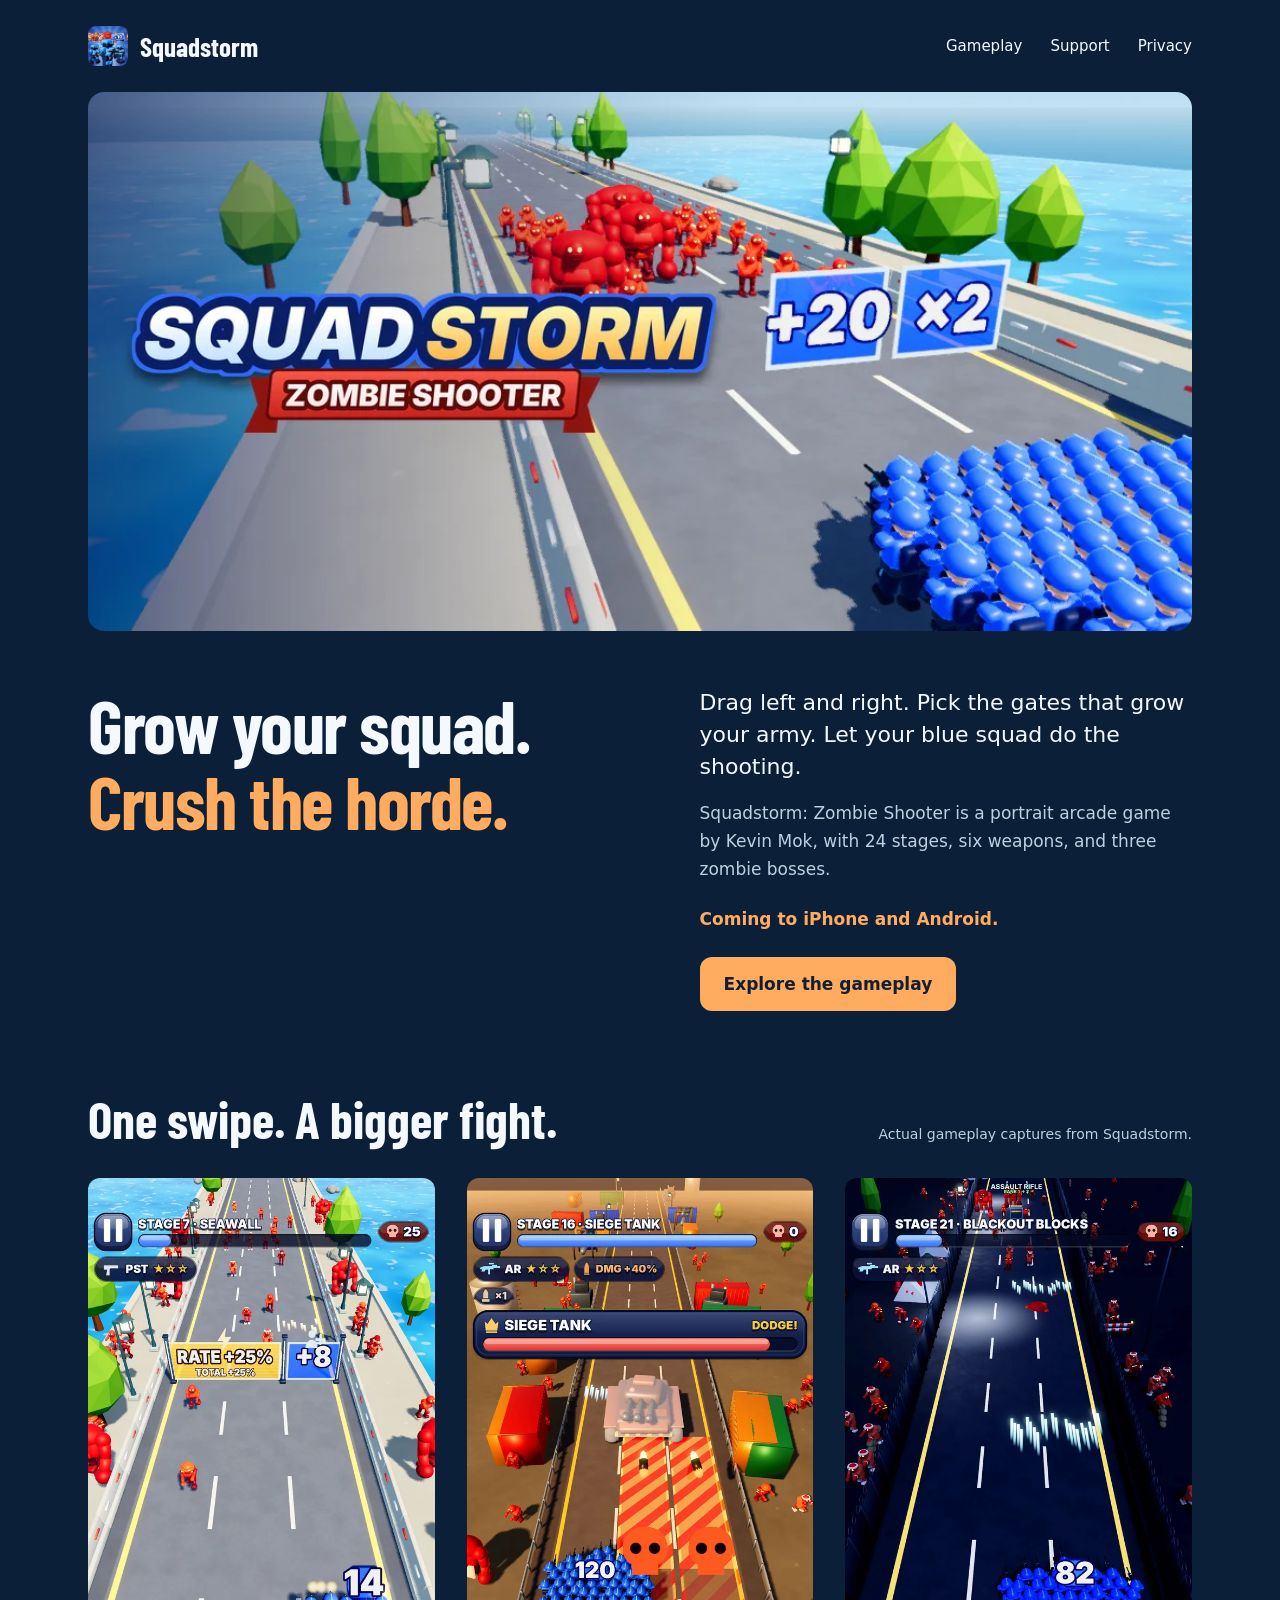
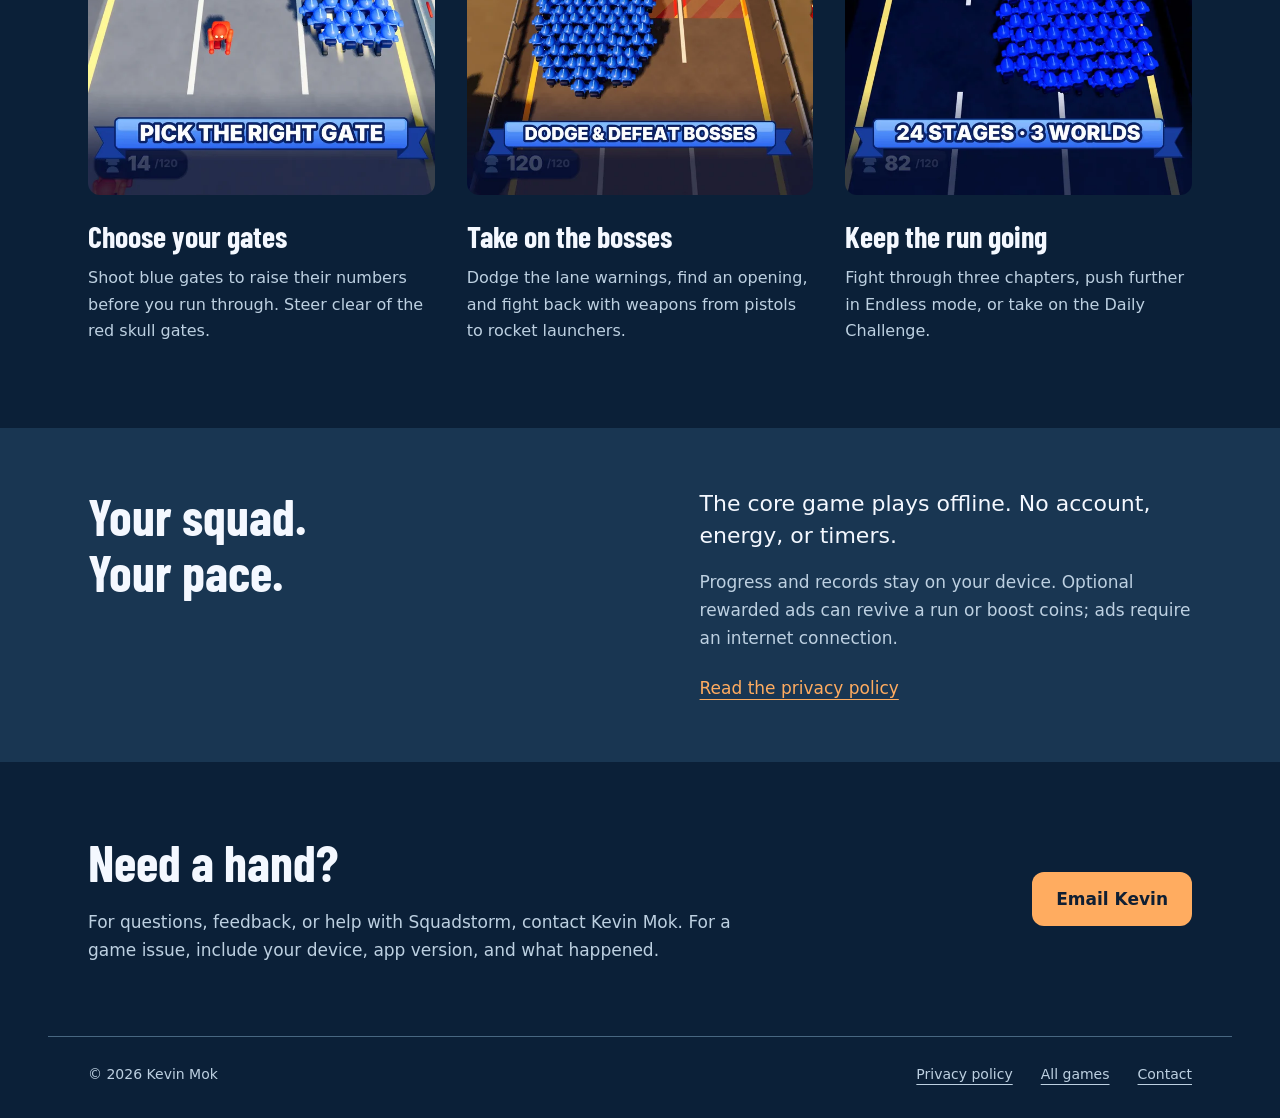
<file: squadstorm/index.html>
<!doctype html>
<html lang="en">
<head>
  <meta charset="utf-8">
  <meta name="viewport" content="width=device-width, initial-scale=1">
  <meta name="theme-color" content="#0b2038">
  <meta name="description" content="Squadstorm: Zombie Shooter. Steer your squad, choose your gates, and fight the zombie horde. A portrait arcade game for iPhone and Android by Kevin Mok.">
  <meta property="og:title" content="Squadstorm: Zombie Shooter">
  <meta property="og:description" content="Swipe. Grow your squad. Crush the horde. Coming to iPhone and Android.">
  <meta property="og:type" content="website">
  <meta property="og:url" content="https://mightyjuke.github.io/squadstorm/">
  <meta property="og:image" content="https://mightyjuke.github.io/squadstorm/assets/share.png">
  <meta property="og:image:alt" content="Squadstorm artwork: a blue squad faces a zombie horde on a coastal highway.">
  <meta name="twitter:card" content="summary_large_image">
  <title>Squadstorm: Zombie Shooter — Kevin Mok</title>
  <link rel="canonical" href="https://mightyjuke.github.io/squadstorm/">
  <link rel="icon" href="assets/icon.png">
  <link rel="stylesheet" href="styles.css">
</head>
<body>
<!-- THESIS: Show the game's gate-and-horde mechanism through its own artwork and real gameplay.
OWN-WORLD: Squadstorm's navy arena, orange actions, white text, Barlow Condensed lettering, open sections.
STORY: Discover the game, see its gameplay, understand availability, reach support or privacy.
FIRST VIEWPORT: Compact navigation, broad campaign artwork, large two-column game introduction and gameplay action.
FORM: Campaign image followed by gameplay sequence; grounded structure 7; seed 7b9e12ca. Existing brand, code-led build.
FINISH: unreviewed and undocumented is unfinished; this build ends with the finish review, the verdict, and DESIGN.md -->
<a class="skip-link" href="#main">Skip to content</a>
<header class="site-header wrap">
  <a class="brand" href="./"><img src="assets/icon.png" width="40" height="40" alt=""><span>Squadstorm</span></a>
  <nav aria-label="Main navigation"><a href="#gameplay">Gameplay</a><a href="#support">Support</a><a href="privacy.html">Privacy</a></nav>
</header>
<main id="main">
  <div class="campaign wrap"><img src="assets/feature.webp" width="1024" height="500" alt="Squadstorm: Zombie Shooter. Blue soldiers face red zombies and squad-building gates on a coastal highway." fetchpriority="high"></div>
  <section class="intro wrap" aria-labelledby="game-title">
    <div><h1 id="game-title">Grow your squad.<br><span>Crush the horde.</span></h1></div>
    <div class="intro-copy"><p class="lead">Drag left and right. Pick the gates that grow your army. Let your blue squad do the shooting.</p><p>Squadstorm: Zombie Shooter is a portrait arcade game by Kevin Mok, with 24 stages, six weapons, and three zombie bosses.</p><p class="availability">Coming to iPhone and Android.</p><a class="button" href="#gameplay">Explore the gameplay</a></div>
  </section>
  <section class="gameplay wrap" id="gameplay" aria-labelledby="gameplay-title">
    <div class="section-heading"><h2 id="gameplay-title">One swipe. A bigger fight.</h2><p>Actual gameplay captures from Squadstorm.</p></div>
    <div class="shots">
      <figure><a href="assets/gates.webp" aria-label="View the full gate gameplay screenshot"><img src="assets/gates.webp" width="640" height="1138" loading="lazy" alt="A blue squad approaches gates offering more soldiers or a faster fire rate."></a><figcaption><h3>Choose your gates</h3><p>Shoot blue gates to raise their numbers before you run through. Steer clear of the red skull gates.</p></figcaption></figure>
      <figure><a href="assets/boss.webp" aria-label="View the full boss gameplay screenshot"><img src="assets/boss.webp" width="640" height="1138" loading="lazy" alt="A blue squad battles a giant zombie boss on the highway."></a><figcaption><h3>Take on the bosses</h3><p>Dodge the lane warnings, find an opening, and fight back with weapons from pistols to rocket launchers.</p></figcaption></figure>
      <figure><a href="assets/night.webp" aria-label="View the full night gameplay screenshot"><img src="assets/night.webp" width="640" height="1138" loading="lazy" alt="The squad fights zombies in the quarantine zone at night."></a><figcaption><h3>Keep the run going</h3><p>Fight through three chapters, push further in Endless mode, or take on the Daily Challenge.</p></figcaption></figure>
    </div>
  </section>
  <section class="offline"><div class="wrap offline-inner"><h2>Your squad. <br>Your pace.</h2><div><p class="lead">The core game plays offline. No account, energy, or timers.</p><p>Progress and records stay on your device. Optional rewarded ads can revive a run or boost coins; ads require an internet connection.</p><a href="privacy.html">Read the privacy policy</a></div></div></section>
  <section class="support wrap" id="support" aria-labelledby="support-title"><div><h2 id="support-title">Need a hand?</h2><p>For questions, feedback, or help with Squadstorm, contact Kevin Mok. For a game issue, include your device, app version, and what happened.</p></div><a class="button" href="mailto:kevinmokex@gmail.com?subject=Squadstorm%20support">Email Kevin</a></section>
</main>
<footer class="site-footer wrap"><span>© 2026 Kevin Mok</span><nav aria-label="Footer navigation"><a href="privacy.html">Privacy policy</a><a href="/">All games</a><a href="mailto:kevinmokex@gmail.com">Contact</a></nav></footer>
</body>
</html>
</file>
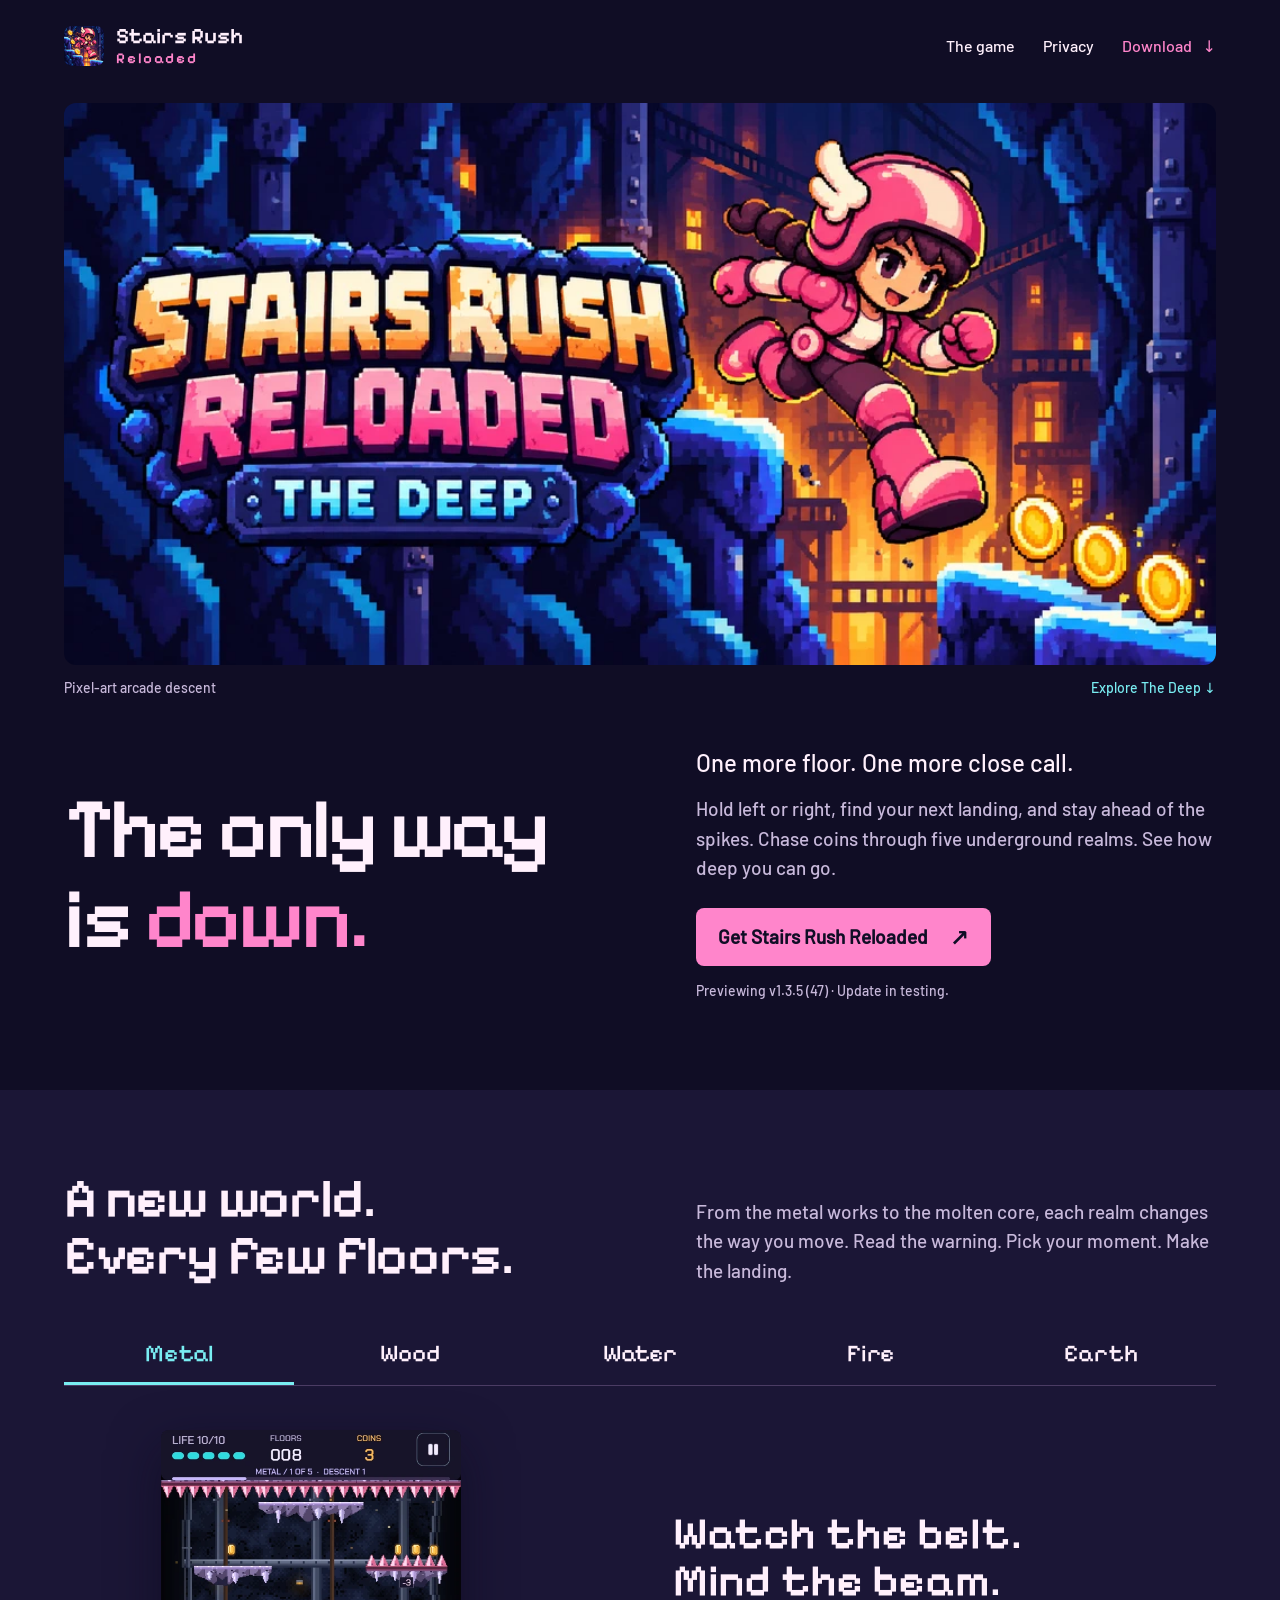
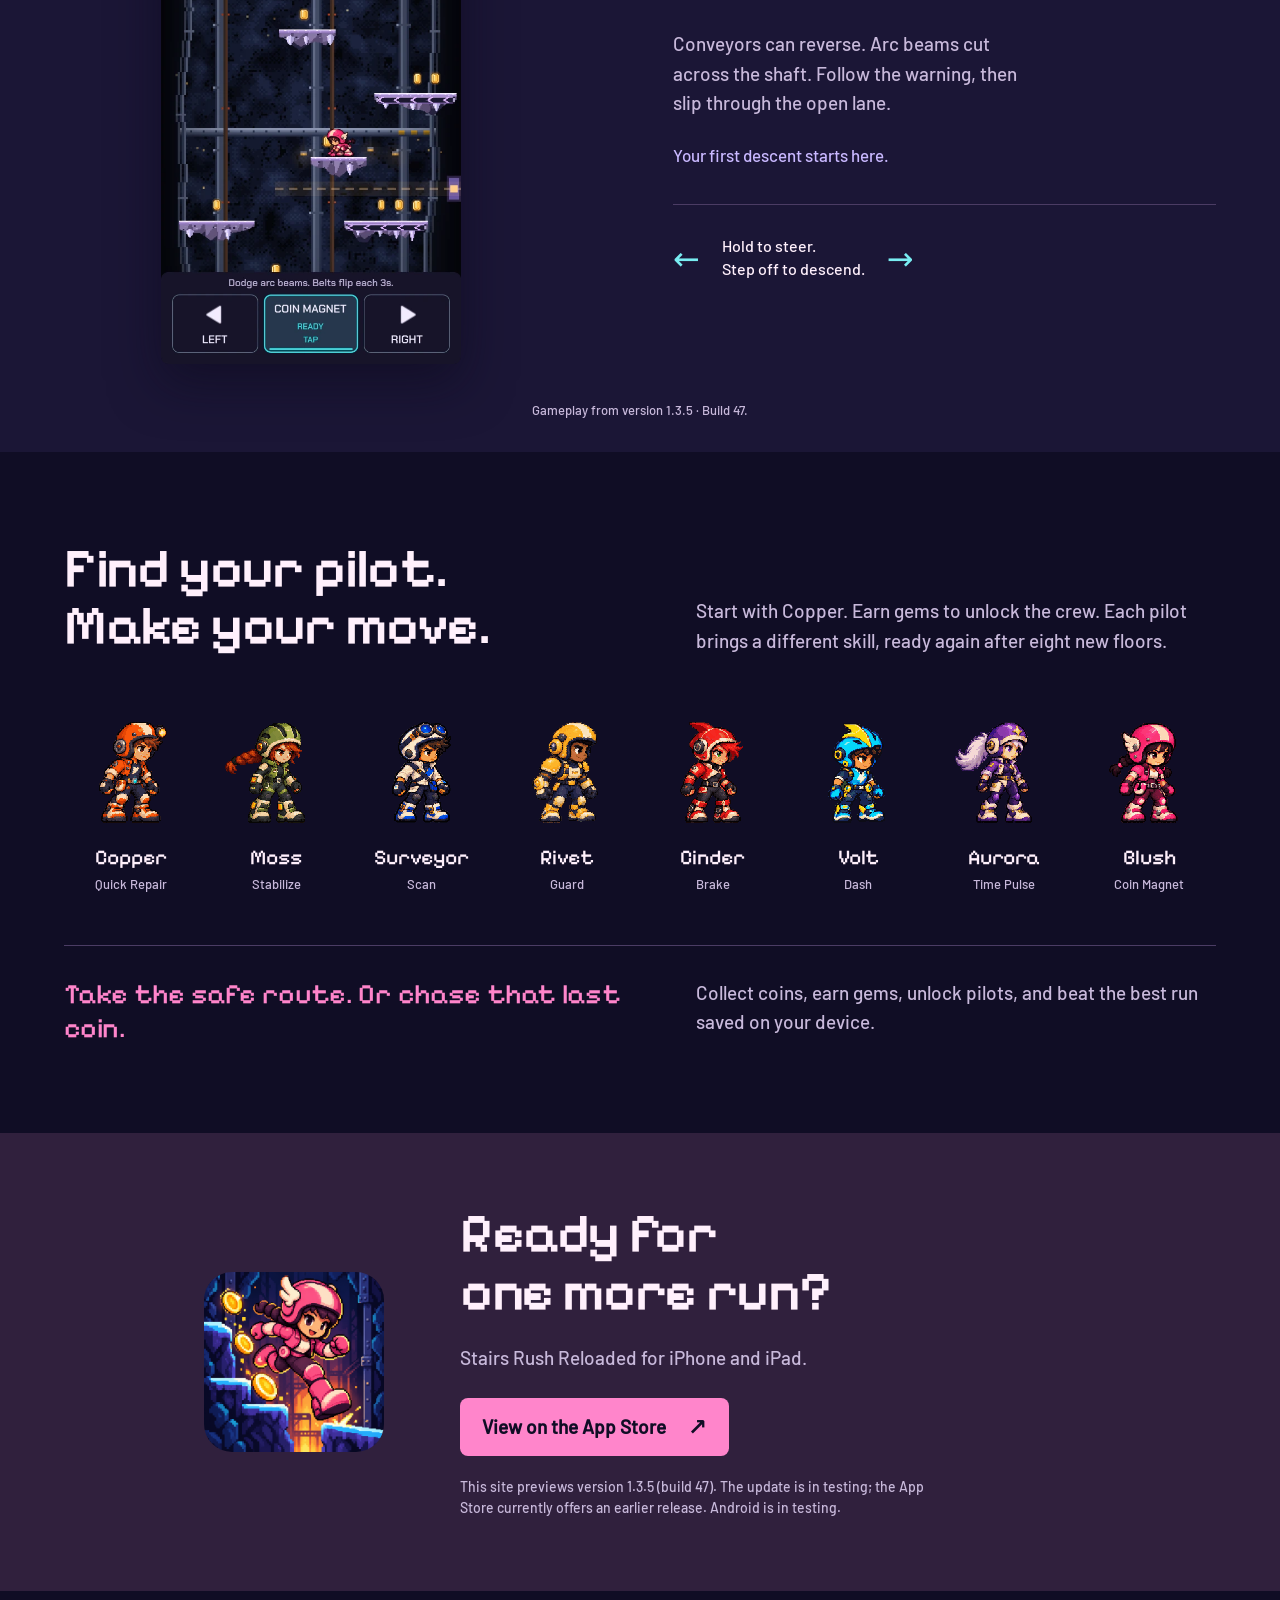
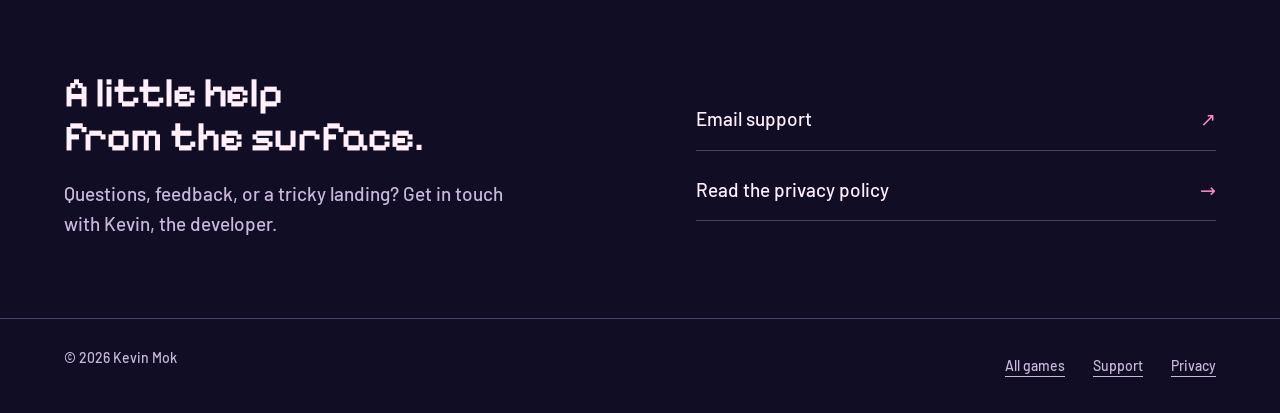
<file: stairrushreloaded/index.html>
<!doctype html>
<html lang="en">
<head>
  <meta charset="utf-8">
  <meta name="viewport" content="width=device-width, initial-scale=1">
  <meta name="theme-color" content="#100d25">
  <title>Stairs Rush Reloaded — The Deep</title>
  <meta name="description" content="Go deeper in Stairs Rush Reloaded. Descend through five underground realms, collect coins, and unlock eight pilots in a pixel-art arcade adventure by Kevin Mok.">
  <link rel="canonical" href="https://mightyjuke.github.io/stairrushreloaded/">
  <meta property="og:title" content="Stairs Rush Reloaded — The Deep">
  <meta property="og:description" content="Five realms. Eight pilots. One more descent. Discover the latest Stairs Rush Reloaded adventure.">
  <meta property="og:type" content="website">
  <meta property="og:url" content="https://mightyjuke.github.io/stairrushreloaded/">
  <meta property="og:image" content="https://mightyjuke.github.io/stairrushreloaded/assets/share.png">
  <meta property="og:image:alt" content="Blush leaps between glowing platforms deep underground in Stairs Rush Reloaded.">
  <meta name="twitter:card" content="summary_large_image">
  <link rel="icon" href="assets/icon.png">
  <link rel="preload" href="assets/PixelifySans.ttf" as="font" type="font/ttf" crossorigin>
  <link rel="stylesheet" href="styles.css">
  <script src="site.js" defer></script>
</head>
<body>
<a class="skip-link" href="#main">Skip to content</a>
<header class="site-header wrap">
  <a class="brand" href="./"><img src="assets/icon.png" width="40" height="40" alt=""><span>Stairs Rush<br><small>Reloaded</small></span></a>
  <nav aria-label="Main navigation"><a href="#realms">The game</a><a href="privacy.html">Privacy</a><a class="nav-download" href="#download">Download <span aria-hidden="true">↓</span></a></nav>
</header>
<main id="main">
  <section class="hero wrap" aria-labelledby="game-title">
    <img class="campaign" src="assets/feature.webp" width="1024" height="500" alt="Stairs Rush Reloaded: The Deep. Blush jumps past golden coins through a glowing underground shaft." fetchpriority="high">
    <div class="hero-caption"><span>Pixel-art arcade descent</span><a href="#realms">Explore The Deep <span aria-hidden="true">↓</span></a></div>
    <div class="intro">
      <h1 id="game-title">The only way <br>is <span>down.</span></h1>
      <div class="intro-copy"><p class="lead">One more floor. One more close call.</p><p>Hold left or right, find your next landing, and stay ahead of the spikes. Chase coins through five underground realms. See how deep you can go.</p><a class="button" href="#download">Get Stairs Rush Reloaded <span aria-hidden="true">↗</span></a><p class="build-note">Previewing v1.3.5 (47) · Update in testing.</p></div>
    </div>
  </section>
  <section class="realms-section" id="realms" aria-labelledby="realms-title">
    <div class="wrap">
      <div class="section-intro"><h2 id="realms-title">A new world.<br>Every few floors.</h2><p>From the metal works to the molten core, each realm changes the way you move. Read the warning. Pick your moment. Make the landing.</p></div>
      <nav class="realm-picker" aria-label="Explore the five realms">
        <a href="#metal" data-realm="metal">Metal</a><a href="#wood" data-realm="wood">Wood</a><a href="#water" data-realm="water">Water</a><a href="#fire" data-realm="fire">Fire</a><a href="#earth" data-realm="earth">Earth</a>
      </nav>
      <div class="realm-panels">
        <article class="realm-panel" id="metal" style="--realm:#c9b8ff"><div class="realm-image"><a href="assets/metal.webp" aria-label="View full Metal gameplay screenshot"><img src="assets/metal.webp" width="540" height="960" alt="Metal realm gameplay: silver platforms and coins beneath a descending spike rail."></a></div><div class="realm-copy"><h3>Watch the belt.<br>Mind the beam.</h3><p>Conveyors can reverse. Arc beams cut across the shaft. Follow the warning, then slip through the open lane.</p><p class="mechanic">Your first descent starts here.</p><div class="controls-demo" aria-label="Gameplay uses left and right steering"><span aria-hidden="true">←</span><p>Hold to steer.<br>Step off to descend.</p><span aria-hidden="true">→</span></div></div></article>
        <article class="realm-panel" id="wood" style="--realm:#8ee3ac"><div class="realm-image"><a href="assets/wood.webp" aria-label="View full Wood gameplay screenshot"><img src="assets/wood.webp" width="540" height="960" alt="Wood realm gameplay: green platforms, tangled roots, and coin trails."></a></div><div class="realm-copy"><h3>Something moves<br>in the roots.</h3><p>Worms dart across your path. Brambles make a careless landing hurt. Time your drop to stomp a worm and collect an extra coin.</p><p class="mechanic">A clear warning. A quick decision.</p></div></article>
        <article class="realm-panel" id="water" style="--realm:#7ddafa"><div class="realm-image"><a href="assets/water.webp" aria-label="View full Water gameplay screenshot"><img src="assets/water.webp" width="540" height="960" alt="Water realm gameplay: icy ledges and blue caverns surround Blush."></a></div><div class="realm-copy"><h3>Keep your cool.<br>Find your footing.</h3><p>Icy ledges keep you sliding. Cold gusts push you across the shaft. Steer through the drift and aim for solid ground.</p><p class="mechanic">Your next landing is everything.</p></div></article>
        <article class="realm-panel" id="fire" style="--realm:#ff9c7d"><div class="realm-image"><a href="assets/fire.webp" aria-label="View full Fire gameplay screenshot"><img src="assets/fire.webp" width="540" height="960" alt="Fire realm gameplay: glowing magma cracks, gold coins, and hazardous platforms."></a></div><div class="realm-copy"><h3>The deeper you go,<br>the hotter it gets.</h3><p>Magma vents flare beneath your feet. Watch for the glow before a column erupts, and keep moving through the heat.</p><p class="mechanic">Never linger on a warning.</p></div></article>
        <article class="realm-panel" id="earth" style="--realm:#e5bf83"><div class="realm-image"><a href="assets/earth.webp" aria-label="View full Earth gameplay screenshot"><img src="assets/earth.webp" width="540" height="960" alt="Earth realm gameplay: gold-lit caverns, crumbling ledges, and deep underground platforms."></a></div><div class="realm-copy"><h3>Even the ground<br>won’t stand still.</h3><p>Quakes shake the depths. Crumbling platforms test your timing. Clear the gate, recover life, and push into the next descent.</p><p class="mechanic">There’s always another floor.</p></div></article>
      </div>
      <p class="image-note">Gameplay from version 1.3.5 · Build 47.</p>
    </div>
  </section>
  <section class="pilots wrap" aria-labelledby="pilots-title">
    <div class="section-intro"><h2 id="pilots-title">Find your pilot.<br>Make your move.</h2><p>Start with Copper. Earn gems to unlock the crew. Each pilot brings a different skill, ready again after eight new floors.</p></div>
    <div class="pilot-lineup">
      <figure><img src="assets/copper.png" width="208" height="208" alt="Copper in an orange work jacket and headlamp helmet"><figcaption><h3>Copper</h3><p>Quick Repair</p></figcaption></figure>
      <figure><img src="assets/moss.png" width="208" height="208" alt="Moss in a green helmet with an auburn braid"><figcaption><h3>Moss</h3><p>Stabilize</p></figcaption></figure>
      <figure><img src="assets/surveyor.png" width="208" height="208" alt="Surveyor with goggles and a wrist scanner"><figcaption><h3>Surveyor</h3><p>Scan</p></figcaption></figure>
      <figure><img src="assets/rivet.png" width="208" height="208" alt="Rivet in gold armor and reinforced boots"><figcaption><h3>Rivet</h3><p>Guard</p></figcaption></figure>
      <figure><img src="assets/cinder.png" width="208" height="208" alt="Cinder in a red helmet with a swept fin"><figcaption><h3>Cinder</h3><p>Brake</p></figcaption></figure>
      <figure><img src="assets/volt.png" width="208" height="208" alt="Volt in a cyan helmet with a lightning crest"><figcaption><h3>Volt</h3><p>Dash</p></figcaption></figure>
      <figure><img src="assets/aurora.png" width="208" height="208" alt="Aurora in a violet helmet with silver hair"><figcaption><h3>Aurora</h3><p>Time Pulse</p></figcaption></figure>
      <figure><img src="assets/blush.png" width="208" height="208" alt="Blush in a pink winged helmet with twin braids"><figcaption><h3>Blush</h3><p>Coin Magnet</p></figcaption></figure>
    </div>
    <div class="pilot-footer"><p>Take the safe route. Or chase that last coin.</p><p>Collect coins, earn gems, unlock pilots, and beat the best run saved on your device.</p></div>
  </section>
  <section class="download-section" id="download" aria-labelledby="download-title"><div class="wrap download-layout"><img src="assets/icon.png" width="144" height="144" alt="Stairs Rush Reloaded app icon"><div><h2 id="download-title">Ready for<br>one more run?</h2><p>Stairs Rush Reloaded for iPhone and iPad.</p><a class="button" href="https://apps.apple.com/app/stairs-rush-reloaded/id1438307602">View on the App Store <span aria-hidden="true">↗</span></a><p class="availability">This site previews version 1.3.5 (build 47). The update is in testing; the App Store currently offers an earlier release. Android is in testing.</p></div></div></section>
  <section class="support wrap" id="support" aria-labelledby="support-title"><div><h2 id="support-title">A little help<br>from the surface.</h2><p>Questions, feedback, or a tricky landing? Get in touch with Kevin, the developer.</p></div><div class="support-links"><a href="mailto:kevinmokex@gmail.com">Email support <span aria-hidden="true">↗</span></a><a href="privacy.html">Read the privacy policy <span aria-hidden="true">→</span></a></div></section>
</main>
<footer class="site-footer wrap"><span>© 2026 Kevin Mok</span><nav aria-label="Footer navigation"><a href="/">All games</a><a href="mailto:kevinmokex@gmail.com">Support</a><a href="privacy.html">Privacy</a></nav></footer>
</body>
</html>
</file>
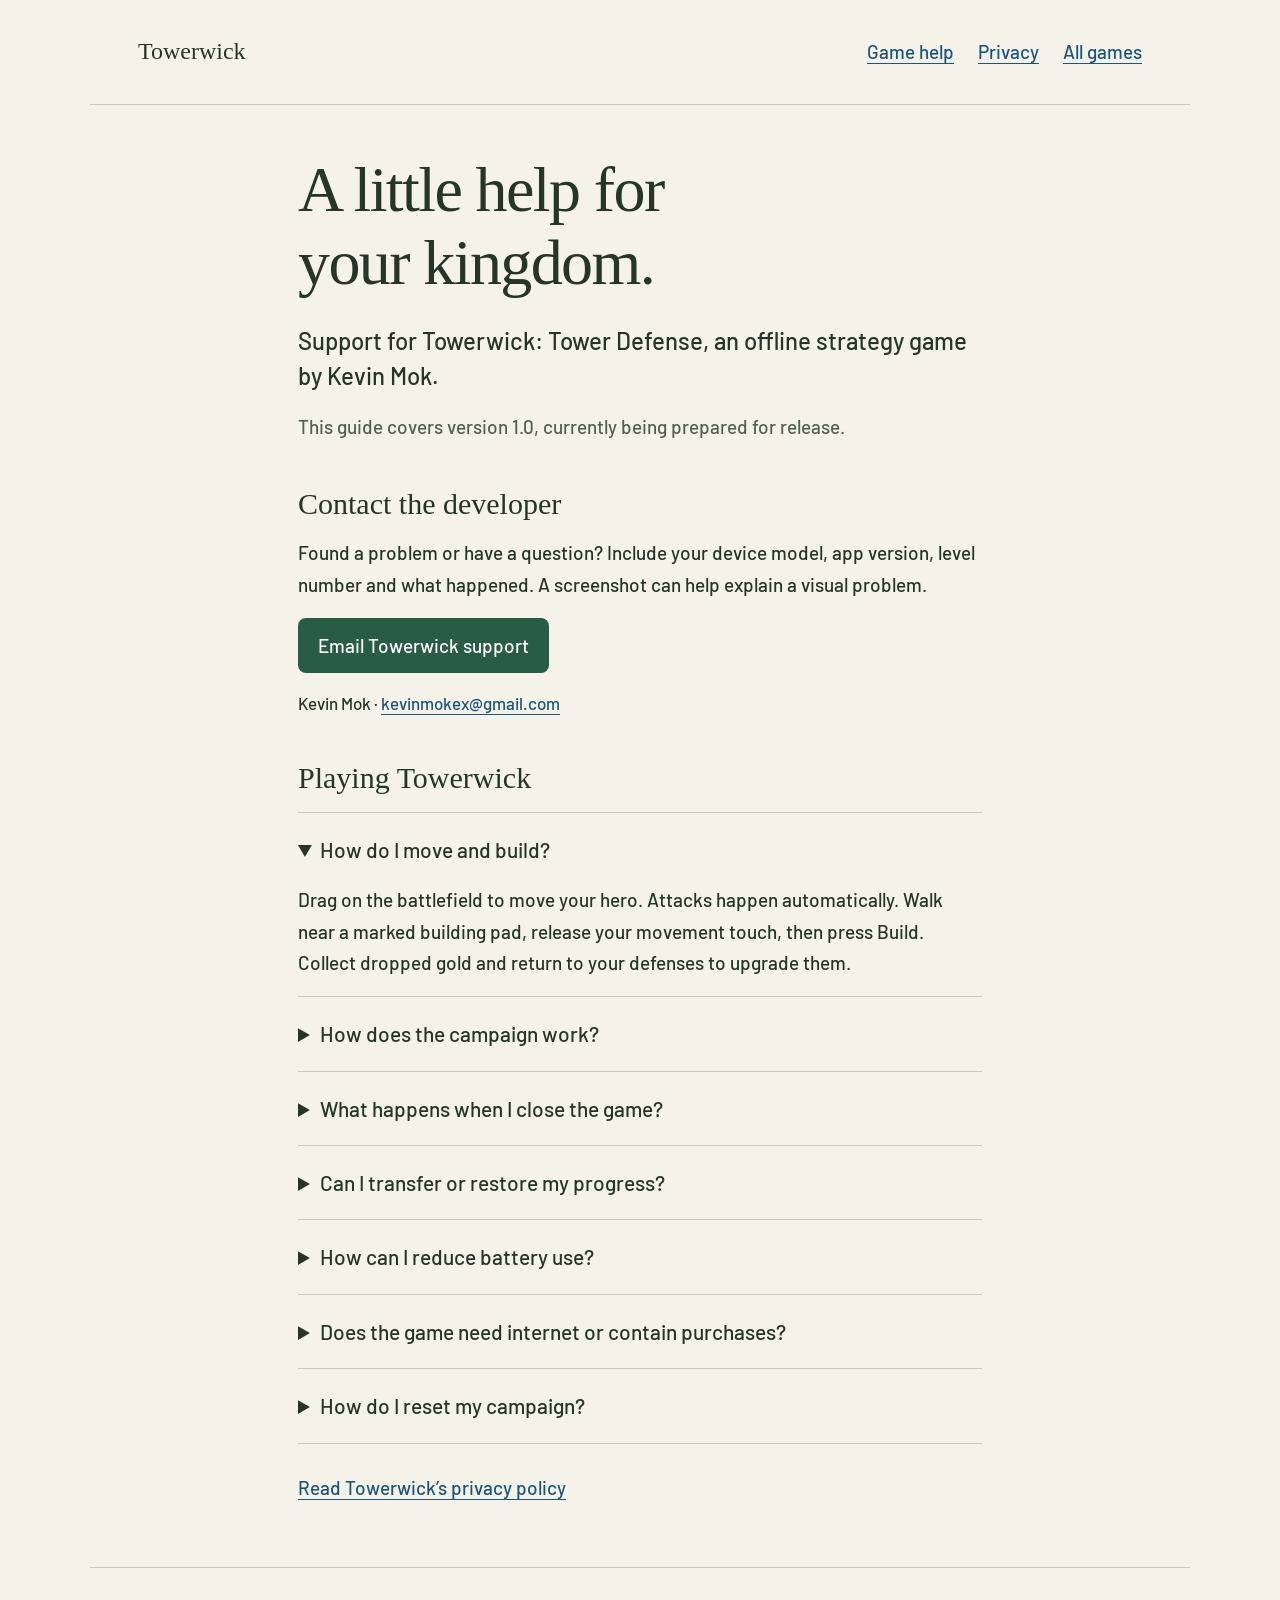
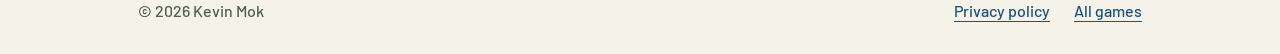
<file: towerwick/index.html>
<!doctype html>
<html lang="en"><head>
<meta charset="utf-8"><meta name="viewport" content="width=device-width,initial-scale=1"><meta name="theme-color" content="#f5f2e9">
<title>Towerwick support — Kevin Mok</title>
<meta name="description" content="Help with Towerwick: Tower Defense. Learn the controls, recover from an interrupted battle, manage local progress, and contact the developer.">
<link rel="canonical" href="https://mightyjuke.github.io/towerwick/"><link rel="stylesheet" href="styles.css">
</head><body>
<a class="skip" href="#main">Skip to content</a>
<header><a class="brand" href="./">Towerwick</a><nav aria-label="Main navigation"><a href="#help">Game help</a><a href="privacy.html">Privacy</a><a href="/">All games</a></nav></header>
<main id="main">
<h1>A little help for<br>your kingdom.</h1>
<p class="lead">Support for Towerwick: Tower Defense, an offline strategy game by Kevin Mok.</p>
<p class="muted">This guide covers version 1.0, currently being prepared for release.</p>
<section id="support" aria-labelledby="contact-title">
<h2 id="contact-title">Contact the developer</h2>
<p>Found a problem or have a question? Include your device model, app version, level number and what happened. A screenshot can help explain a visual problem.</p>
<a class="contact" href="mailto:kevinmokex@gmail.com?subject=Towerwick%20support">Email Towerwick support</a>
<p class="contact-note">Kevin Mok · <a href="mailto:kevinmokex@gmail.com">kevinmokex@gmail.com</a></p>
</section>
<section id="help" aria-labelledby="help-title">
<h2 id="help-title">Playing Towerwick</h2>
<details open><summary>How do I move and build?</summary><p>Drag on the battlefield to move your hero. Attacks happen automatically. Walk near a marked building pad, release your movement touch, then press Build. Collect dropped gold and return to your defenses to upgrade them.</p></details>
<details><summary>How does the campaign work?</summary><p>The campaign has 200 levels across twenty regions. Finish a level to unlock the next. Boss encounters appear every tenth level. Earlier levels remain available from the campaign map.</p></details>
<details><summary>What happens when I close the game?</summary><p>Completed levels, medals and settings are saved on your device. An interrupted battle resumes from a saved wave opening, so part of a wave may be replayed. If an update changes a level, the battle may restart while completed levels and medals remain.</p></details>
<details><summary>Can I transfer or restore my progress?</summary><p>Towerwick 1.0 has no developer account or cloud-save service. Progress belongs to the local app installation. Before deleting the app or changing devices, consider your device backup options. Support cannot recover progress from a game server.</p></details>
<details><summary>How can I reduce battery use?</summary><p>Open Settings and turn on Battery saver to cap the game at 30 frames per second. You can also turn off screen shake and vibration, or adjust music and effects independently.</p></details>
<details><summary>Does the game need internet or contain purchases?</summary><p>Campaign play works offline. The ad-supported update offers optional rewarded wave continues and occasional ads between completed battles; ads require an internet connection and may be unavailable. There are no production in-app purchases. Opening this website or sending a support email also uses your internet connection.</p></details>
<details><summary>How do I reset my campaign?</summary><p>Open Settings, choose Reset campaign progress and confirm the reset. This erases completed levels, medals and records from the local game. There is no undo, so only confirm when you want to start again.</p></details>
</section>
<a class="back" href="privacy.html">Read Towerwick’s privacy policy</a>
</main>
<footer><span>© 2026 Kevin Mok</span><nav aria-label="Footer navigation"><a href="privacy.html">Privacy policy</a><a href="/">All games</a></nav></footer>
</body></html>
</file>
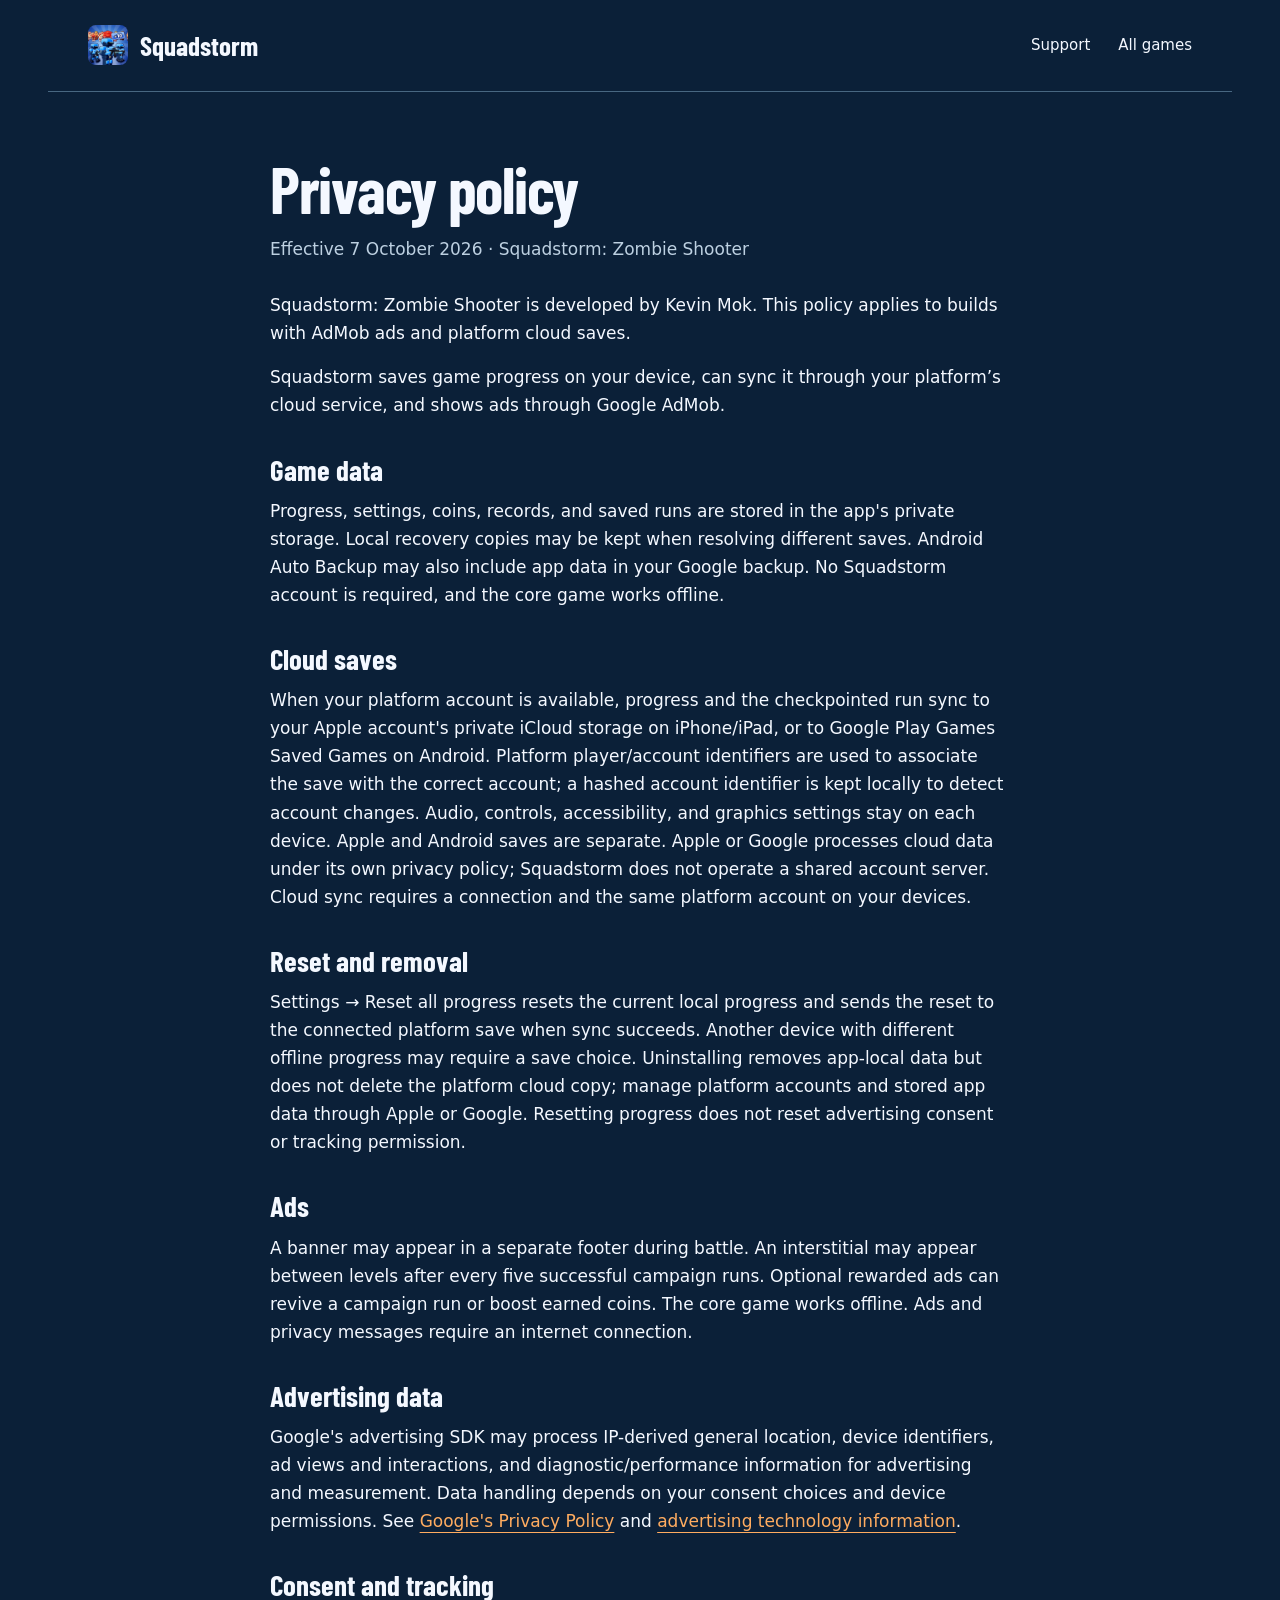
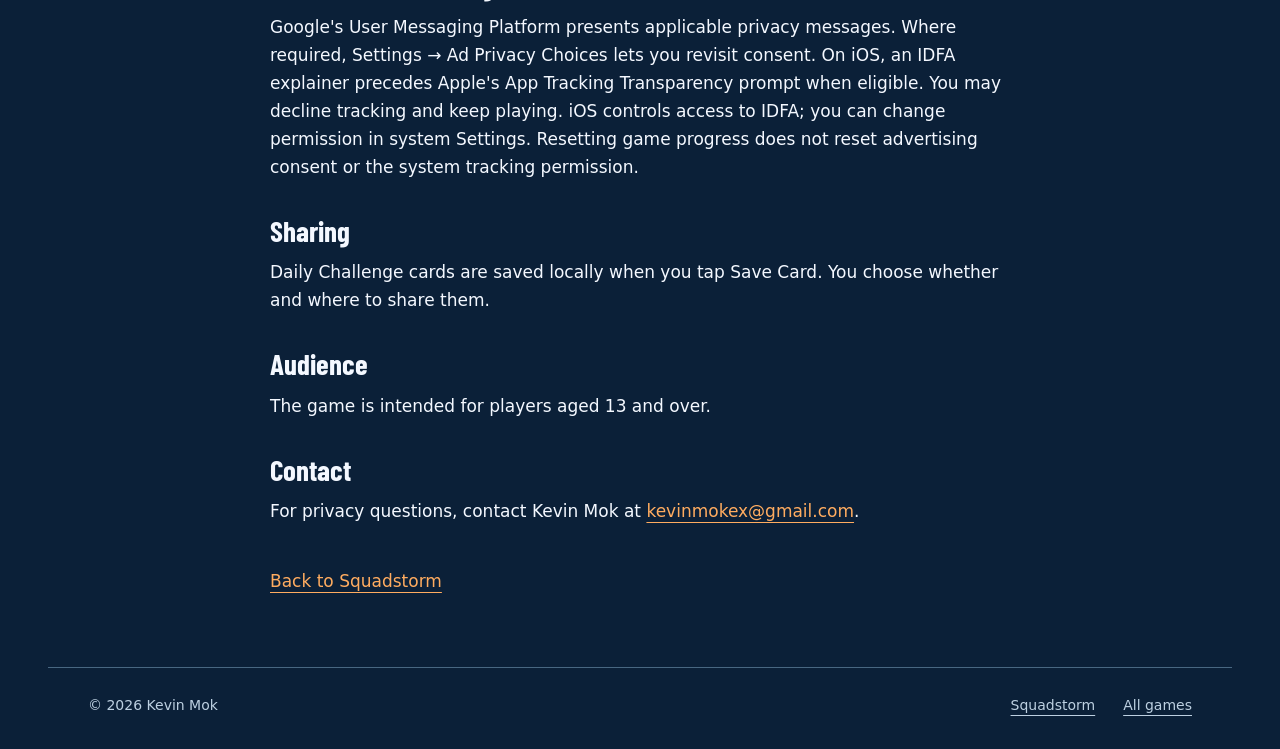
<file: squadstorm/privacy.html>
<!doctype html>
<html lang="en"><head>
<meta charset="utf-8"><meta name="viewport" content="width=device-width, initial-scale=1">
<meta name="description" content="Privacy policy for Squadstorm: Zombie Shooter by Kevin Mok, including local game data, Google AdMob interstitial and rewarded ads, consent, and contact details.">
<meta name="theme-color" content="#0b2038">
<title>Squadstorm Privacy Policy — Kevin Mok</title>
<link rel="canonical" href="https://mightyjuke.github.io/squadstorm/privacy.html">
<link rel="icon" href="assets/icon.png"><link rel="stylesheet" href="styles.css">
</head><body>
<a class="skip-link" href="#main">Skip to content</a>
<header class="site-header policy-header wrap"><a class="brand" href="./"><img src="assets/icon.png" width="40" height="40" alt=""><span>Squadstorm</span></a><nav aria-label="Main navigation"><a href="./#support">Support</a><a href="/">All games</a></nav></header>
<main id="main" class="policy wrap">
<h1>Privacy policy</h1>
<p class="effective">Effective 7 October 2026 · Squadstorm: Zombie Shooter</p>
<p>Squadstorm: Zombie Shooter is developed by Kevin Mok. This policy applies to builds with AdMob ads and platform cloud saves.</p>
<p>Squadstorm saves game progress on your device, can sync it through your platform’s cloud service, and shows ads through Google AdMob.</p>
<section><h2>Game data</h2><p>Progress, settings, coins, records, and saved runs are stored in the app&#x27;s private storage. Local recovery copies may be kept when resolving different saves. Android Auto Backup may also include app data in your Google backup. No Squadstorm account is required, and the core game works offline.</p></section>
<section><h2>Cloud saves</h2><p>When your platform account is available, progress and the checkpointed run sync to your Apple account&#x27;s private iCloud storage on iPhone/iPad, or to Google Play Games Saved Games on Android. Platform player/account identifiers are used to associate the save with the correct account; a hashed account identifier is kept locally to detect account changes. Audio, controls, accessibility, and graphics settings stay on each device. Apple and Android saves are separate. Apple or Google processes cloud data under its own privacy policy; Squadstorm does not operate a shared account server. Cloud sync requires a connection and the same platform account on your devices.</p></section>
<section><h2>Reset and removal</h2><p>Settings → Reset all progress resets the current local progress and sends the reset to the connected platform save when sync succeeds. Another device with different offline progress may require a save choice. Uninstalling removes app-local data but does not delete the platform cloud copy; manage platform accounts and stored app data through Apple or Google. Resetting progress does not reset advertising consent or tracking permission.</p></section>
<section><h2>Ads</h2><p>A banner may appear in a separate footer during battle. An interstitial may appear between levels after every five successful campaign runs. Optional rewarded ads can revive a campaign run or boost earned coins. The core game works offline. Ads and privacy messages require an internet connection.</p></section>
<section><h2>Advertising data</h2><p>Google&#x27;s advertising SDK may process IP-derived general location, device identifiers, ad views and interactions, and diagnostic/performance information for advertising and measurement. Data handling depends on your consent choices and device permissions. See <a href="https://policies.google.com/privacy">Google&#x27;s Privacy Policy</a> and <a href="https://policies.google.com/technologies/ads">advertising technology information</a>.</p></section>
<section><h2>Consent and tracking</h2><p>Google&#x27;s User Messaging Platform presents applicable privacy messages. Where required, Settings → Ad Privacy Choices lets you revisit consent. On iOS, an IDFA explainer precedes Apple&#x27;s App Tracking Transparency prompt when eligible. You may decline tracking and keep playing. iOS controls access to IDFA; you can change permission in system Settings. Resetting game progress does not reset advertising consent or the system tracking permission.</p></section>
<section><h2>Sharing</h2><p>Daily Challenge cards are saved locally when you tap Save Card. You choose whether and where to share them.</p></section>
<section><h2>Audience</h2><p>The game is intended for players aged 13 and over.</p></section>
<section><h2>Contact</h2><p>For privacy questions, contact Kevin Mok at <a href="mailto:kevinmokex@gmail.com">kevinmokex@gmail.com</a>.</p></section>
<a class="back-link" href="./">Back to Squadstorm</a>
</main><footer class="site-footer wrap"><span>© 2026 Kevin Mok</span><nav aria-label="Footer navigation"><a href="./">Squadstorm</a><a href="/">All games</a></nav></footer>
</body></html>
</file>
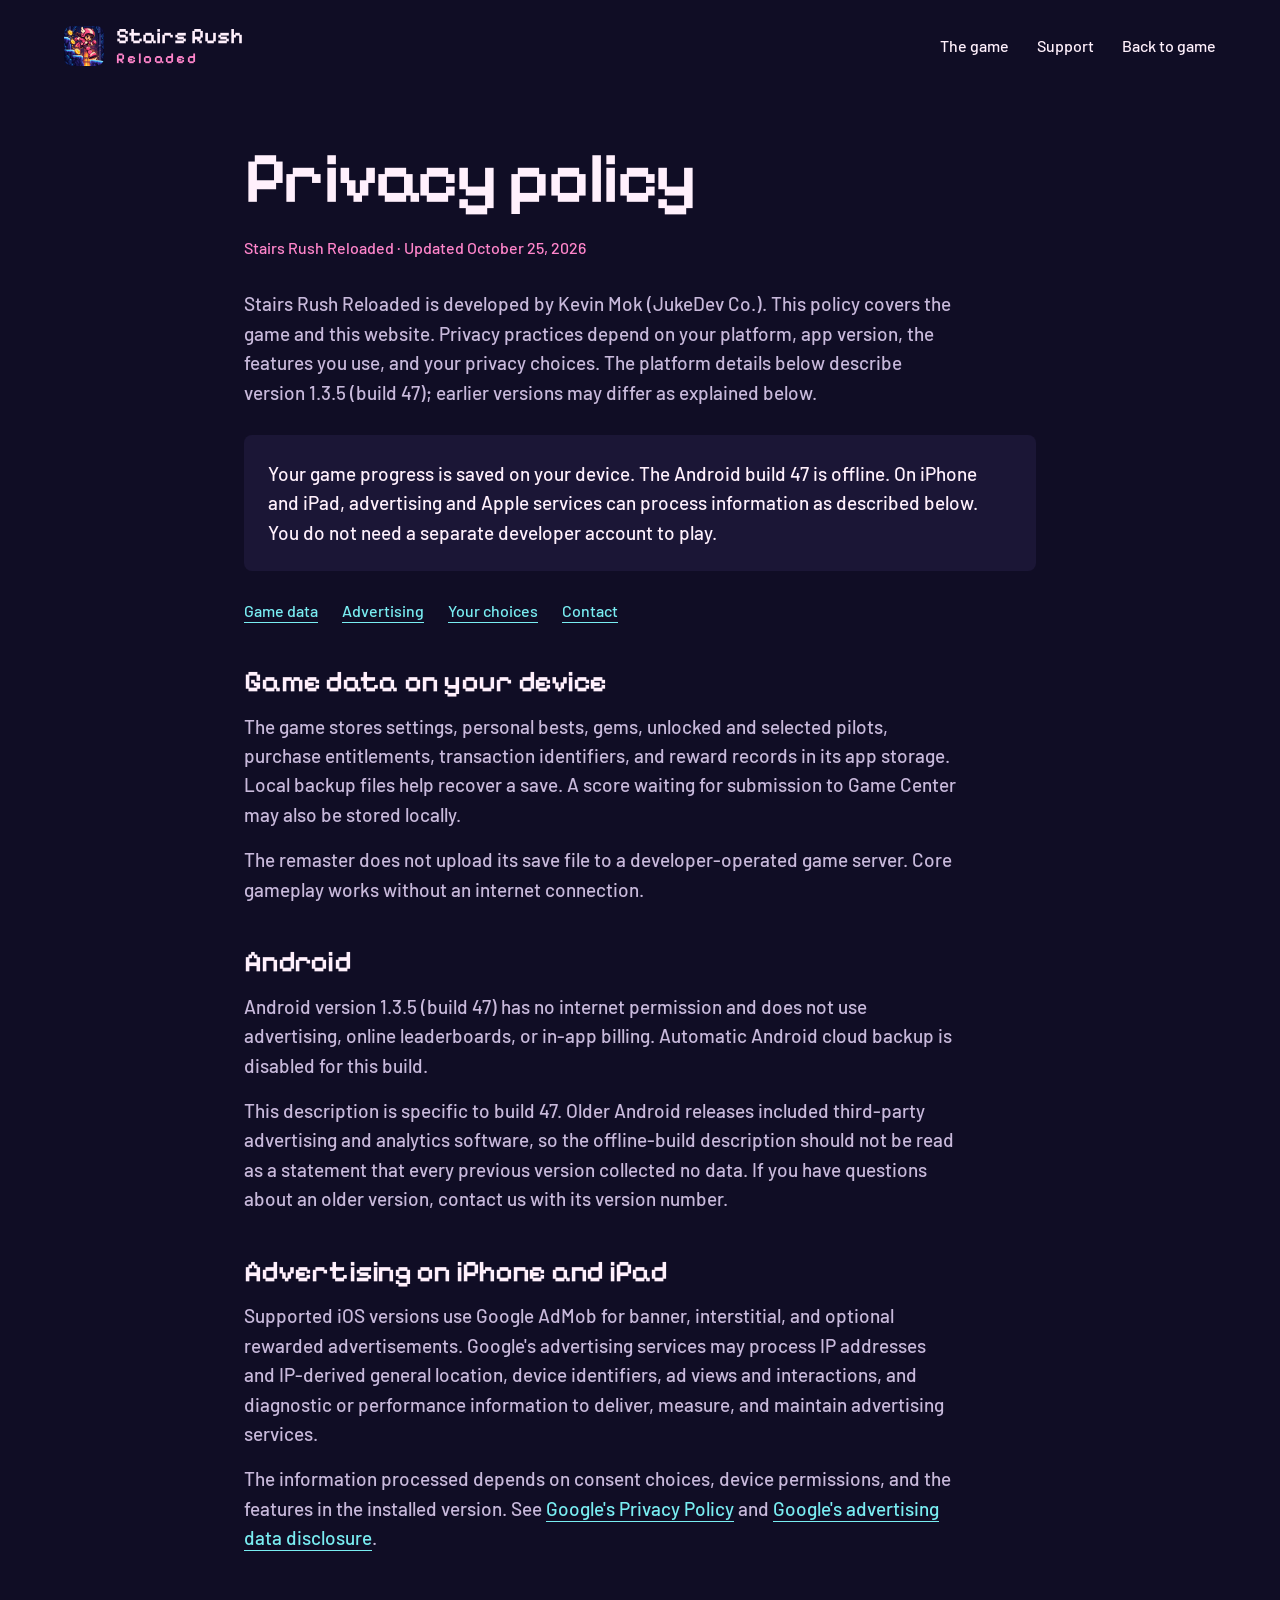
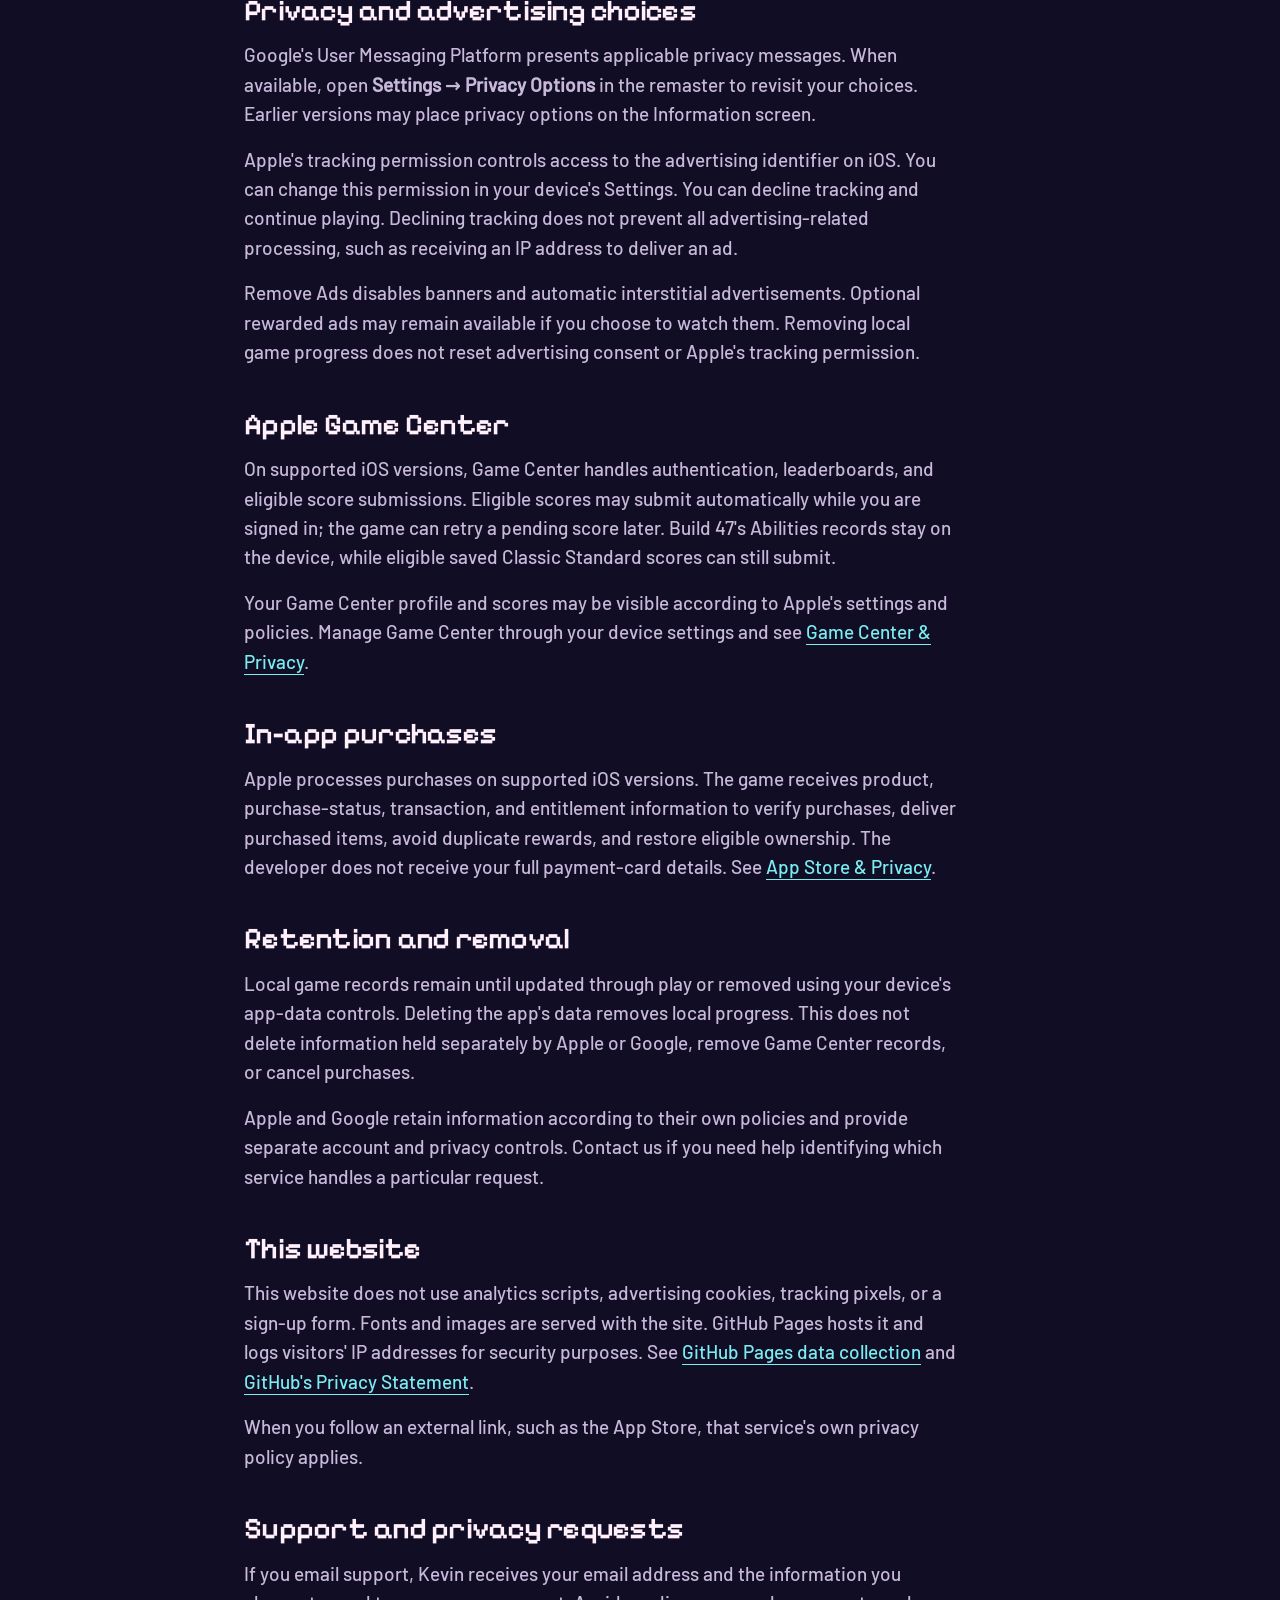
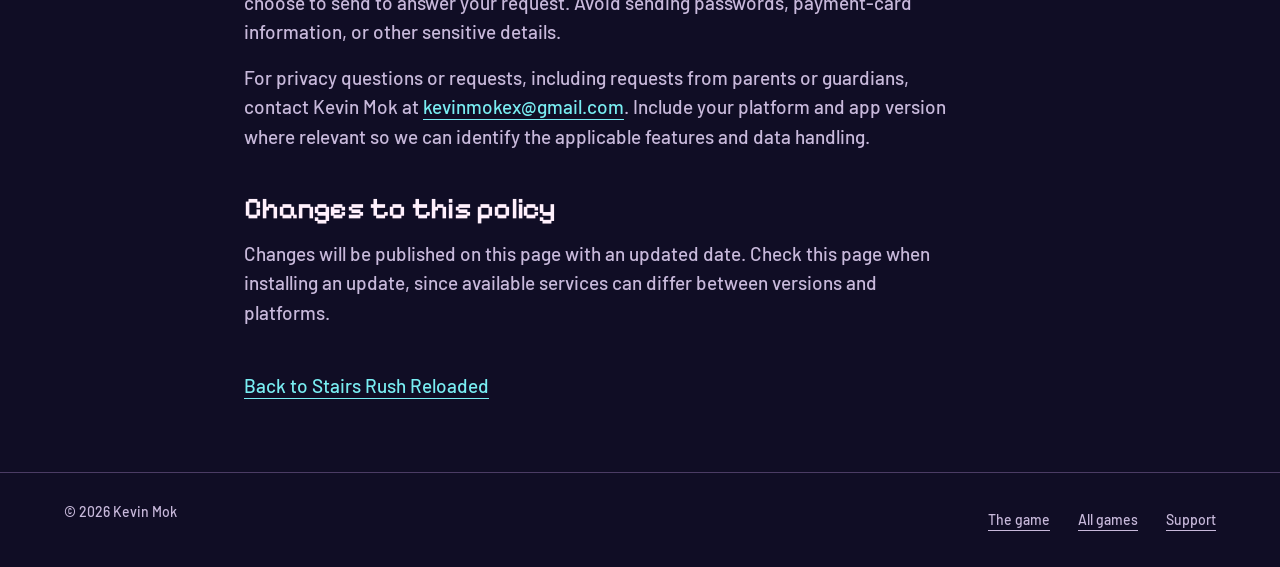
<file: stairrushreloaded/privacy.html>
<!doctype html>
<html lang="en">
<head>
<meta charset="utf-8"><meta name="viewport" content="width=device-width, initial-scale=1"><meta name="theme-color" content="#100d25">
<title>Privacy policy — Stairs Rush Reloaded</title>
<meta name="description" content="Privacy policy for Stairs Rush Reloaded by Kevin Mok: local saves, Android and iOS differences, advertising choices, Apple services, and support.">
<link rel="canonical" href="https://mightyjuke.github.io/stairrushreloaded/privacy.html"><link rel="icon" href="assets/icon.png"><link rel="stylesheet" href="styles.css">
</head><body>
<a class="skip-link" href="#main">Skip to content</a>
<header class="site-header wrap"><a class="brand" href="./"><img src="assets/icon.png" width="40" height="40" alt=""><span>Stairs Rush<br><small>Reloaded</small></span></a><nav aria-label="Main navigation"><a href="./#realms">The game</a><a href="mailto:kevinmokex@gmail.com">Support</a><a href="./">Back to game</a></nav></header>
<main id="main" class="policy wrap">
<h1>Privacy policy</h1>
<p class="effective">Stairs Rush Reloaded · Updated October 25, 2026</p>
<p>Stairs Rush Reloaded is developed by Kevin Mok (JukeDev Co.). This policy covers the game and this website. Privacy practices depend on your platform, app version, the features you use, and your privacy choices. The platform details below describe version 1.3.5 (build 47); earlier versions may differ as explained below.</p>
<div class="policy-summary"><p>Your game progress is saved on your device. The Android build 47 is offline. On iPhone and iPad, advertising and Apple services can process information as described below. You do not need a separate developer account to play.</p></div>
<nav class="policy-jump" aria-label="Privacy policy sections"><a href="#game-data">Game data</a><a href="#advertising">Advertising</a><a href="#choices">Your choices</a><a href="#contact">Contact</a></nav>
<section id="game-data"><h2>Game data on your device</h2><p>The game stores settings, personal bests, gems, unlocked and selected pilots, purchase entitlements, transaction identifiers, and reward records in its app storage. Local backup files help recover a save. A score waiting for submission to Game Center may also be stored locally.</p><p>The remaster does not upload its save file to a developer-operated game server. Core gameplay works without an internet connection.</p></section>
<section id="android"><h2>Android</h2><p>Android version 1.3.5 (build 47) has no internet permission and does not use advertising, online leaderboards, or in-app billing. Automatic Android cloud backup is disabled for this build.</p><p>This description is specific to build 47. Older Android releases included third-party advertising and analytics software, so the offline-build description should not be read as a statement that every previous version collected no data. If you have questions about an older version, contact us with its version number.</p></section>
<section id="advertising"><h2>Advertising on iPhone and iPad</h2><p>Supported iOS versions use Google AdMob for banner, interstitial, and optional rewarded advertisements. Google's advertising services may process IP addresses and IP-derived general location, device identifiers, ad views and interactions, and diagnostic or performance information to deliver, measure, and maintain advertising services.</p><p>The information processed depends on consent choices, device permissions, and the features in the installed version. See <a href="https://policies.google.com/privacy">Google's Privacy Policy</a> and <a href="https://developers.google.com/admob/ios/privacy/data-disclosure">Google's advertising data disclosure</a>.</p></section>
<section id="choices"><h2>Privacy and advertising choices</h2><p>Google's User Messaging Platform presents applicable privacy messages. When available, open <strong>Settings → Privacy Options</strong> in the remaster to revisit your choices. Earlier versions may place privacy options on the Information screen.</p><p>Apple's tracking permission controls access to the advertising identifier on iOS. You can change this permission in your device's Settings. You can decline tracking and continue playing. Declining tracking does not prevent all advertising-related processing, such as receiving an IP address to deliver an ad.</p><p>Remove Ads disables banners and automatic interstitial advertisements. Optional rewarded ads may remain available if you choose to watch them. Removing local game progress does not reset advertising consent or Apple's tracking permission.</p></section>
<section><h2>Apple Game Center</h2><p>On supported iOS versions, Game Center handles authentication, leaderboards, and eligible score submissions. Eligible scores may submit automatically while you are signed in; the game can retry a pending score later. Build 47's Abilities records stay on the device, while eligible saved Classic Standard scores can still submit.</p><p>Your Game Center profile and scores may be visible according to Apple's settings and policies. Manage Game Center through your device settings and see <a href="https://www.apple.com/legal/privacy/data/en/game-center/">Game Center &amp; Privacy</a>.</p></section>
<section><h2>In-app purchases</h2><p>Apple processes purchases on supported iOS versions. The game receives product, purchase-status, transaction, and entitlement information to verify purchases, deliver purchased items, avoid duplicate rewards, and restore eligible ownership. The developer does not receive your full payment-card details. See <a href="https://www.apple.com/legal/privacy/data/en/app-store/">App Store &amp; Privacy</a>.</p></section>
<section><h2>Retention and removal</h2><p>Local game records remain until updated through play or removed using your device's app-data controls. Deleting the app's data removes local progress. This does not delete information held separately by Apple or Google, remove Game Center records, or cancel purchases.</p><p>Apple and Google retain information according to their own policies and provide separate account and privacy controls. Contact us if you need help identifying which service handles a particular request.</p></section>
<section><h2>This website</h2><p>This website does not use analytics scripts, advertising cookies, tracking pixels, or a sign-up form. Fonts and images are served with the site. GitHub Pages hosts it and logs visitors' IP addresses for security purposes. See <a href="https://docs.github.com/en/pages/getting-started-with-github-pages/what-is-github-pages#data-collection">GitHub Pages data collection</a> and <a href="https://docs.github.com/en/site-policy/privacy-policies/github-general-privacy-statement">GitHub's Privacy Statement</a>.</p><p>When you follow an external link, such as the App Store, that service's own privacy policy applies.</p></section>
<section id="contact"><h2>Support and privacy requests</h2><p>If you email support, Kevin receives your email address and the information you choose to send to answer your request. Avoid sending passwords, payment-card information, or other sensitive details.</p><p>For privacy questions or requests, including requests from parents or guardians, contact Kevin Mok at <a href="mailto:kevinmokex@gmail.com">kevinmokex@gmail.com</a>. Include your platform and app version where relevant so we can identify the applicable features and data handling.</p></section>
<section><h2>Changes to this policy</h2><p>Changes will be published on this page with an updated date. Check this page when installing an update, since available services can differ between versions and platforms.</p></section>
<a class="back-link" href="./">Back to Stairs Rush Reloaded</a>
</main>
<footer class="site-footer wrap"><span>© 2026 Kevin Mok</span><nav aria-label="Footer navigation"><a href="./">The game</a><a href="/">All games</a><a href="mailto:kevinmokex@gmail.com">Support</a></nav></footer>
</body></html>
</file>
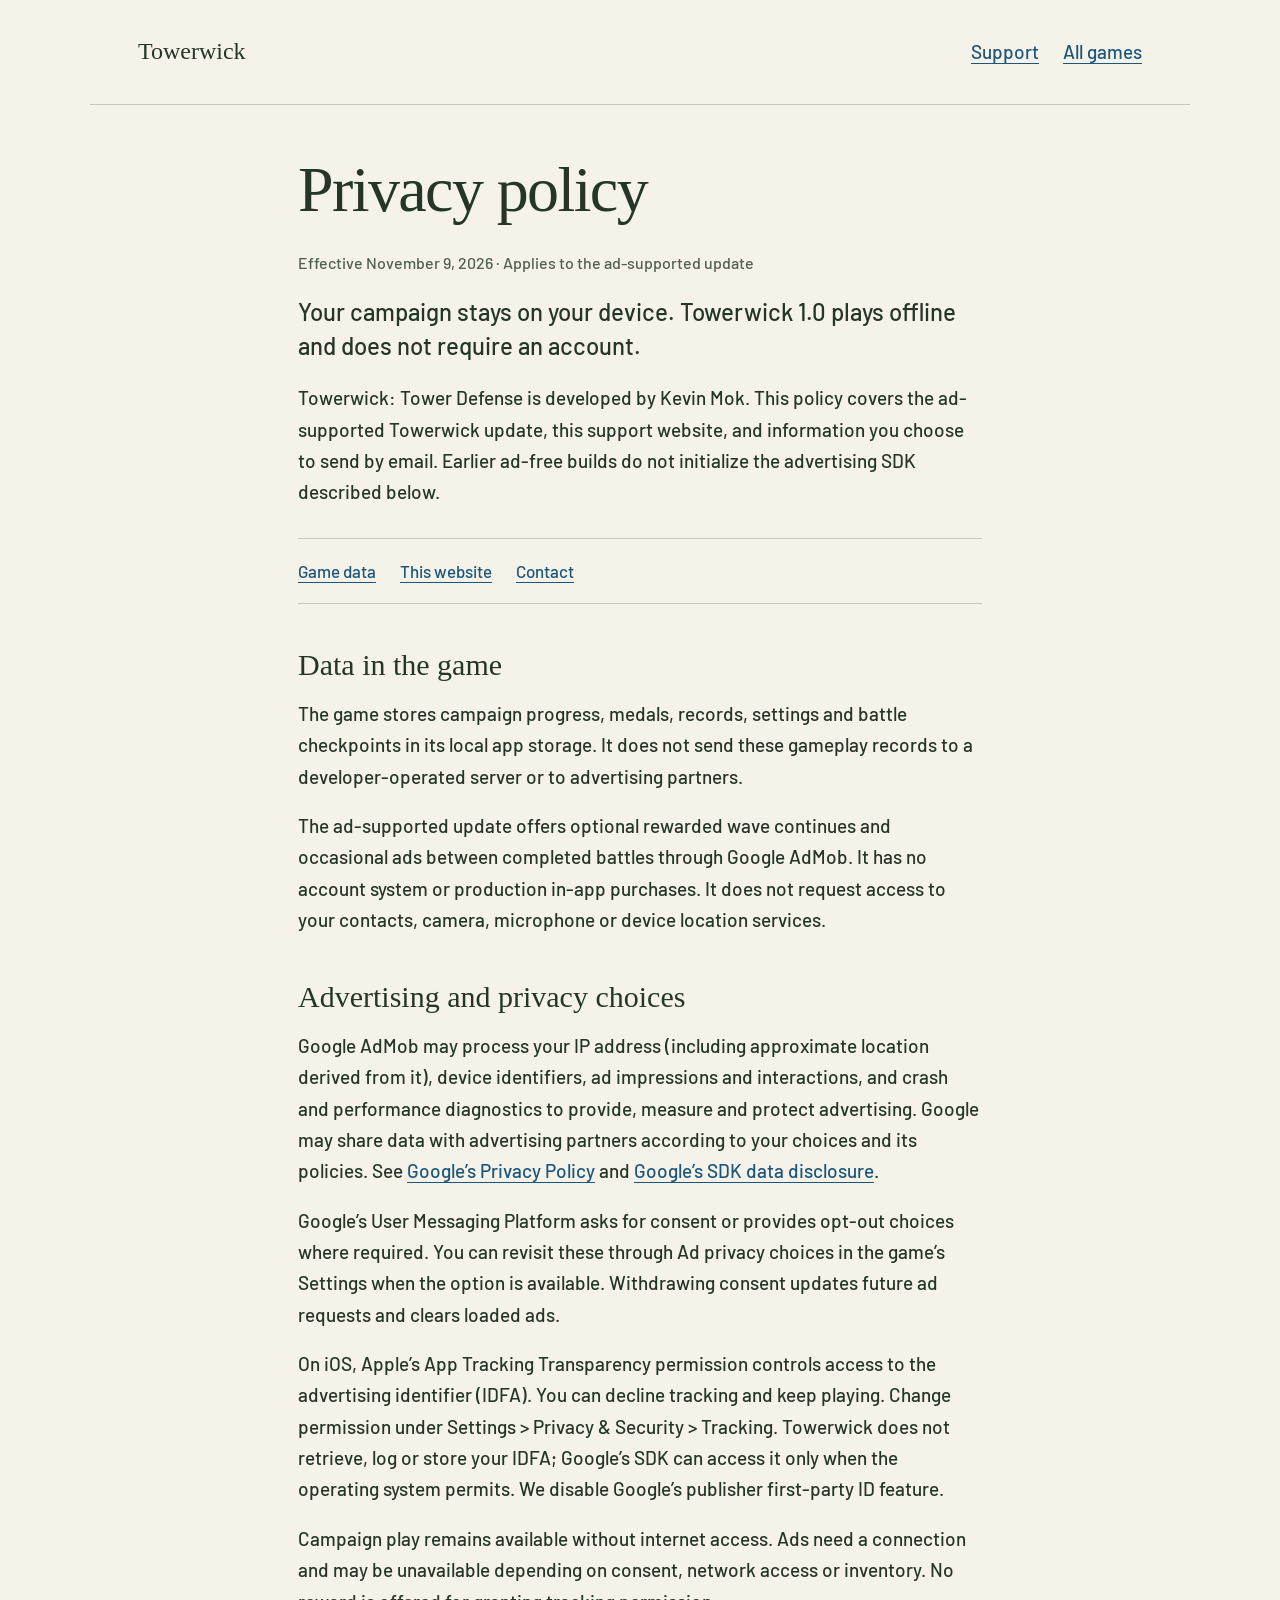
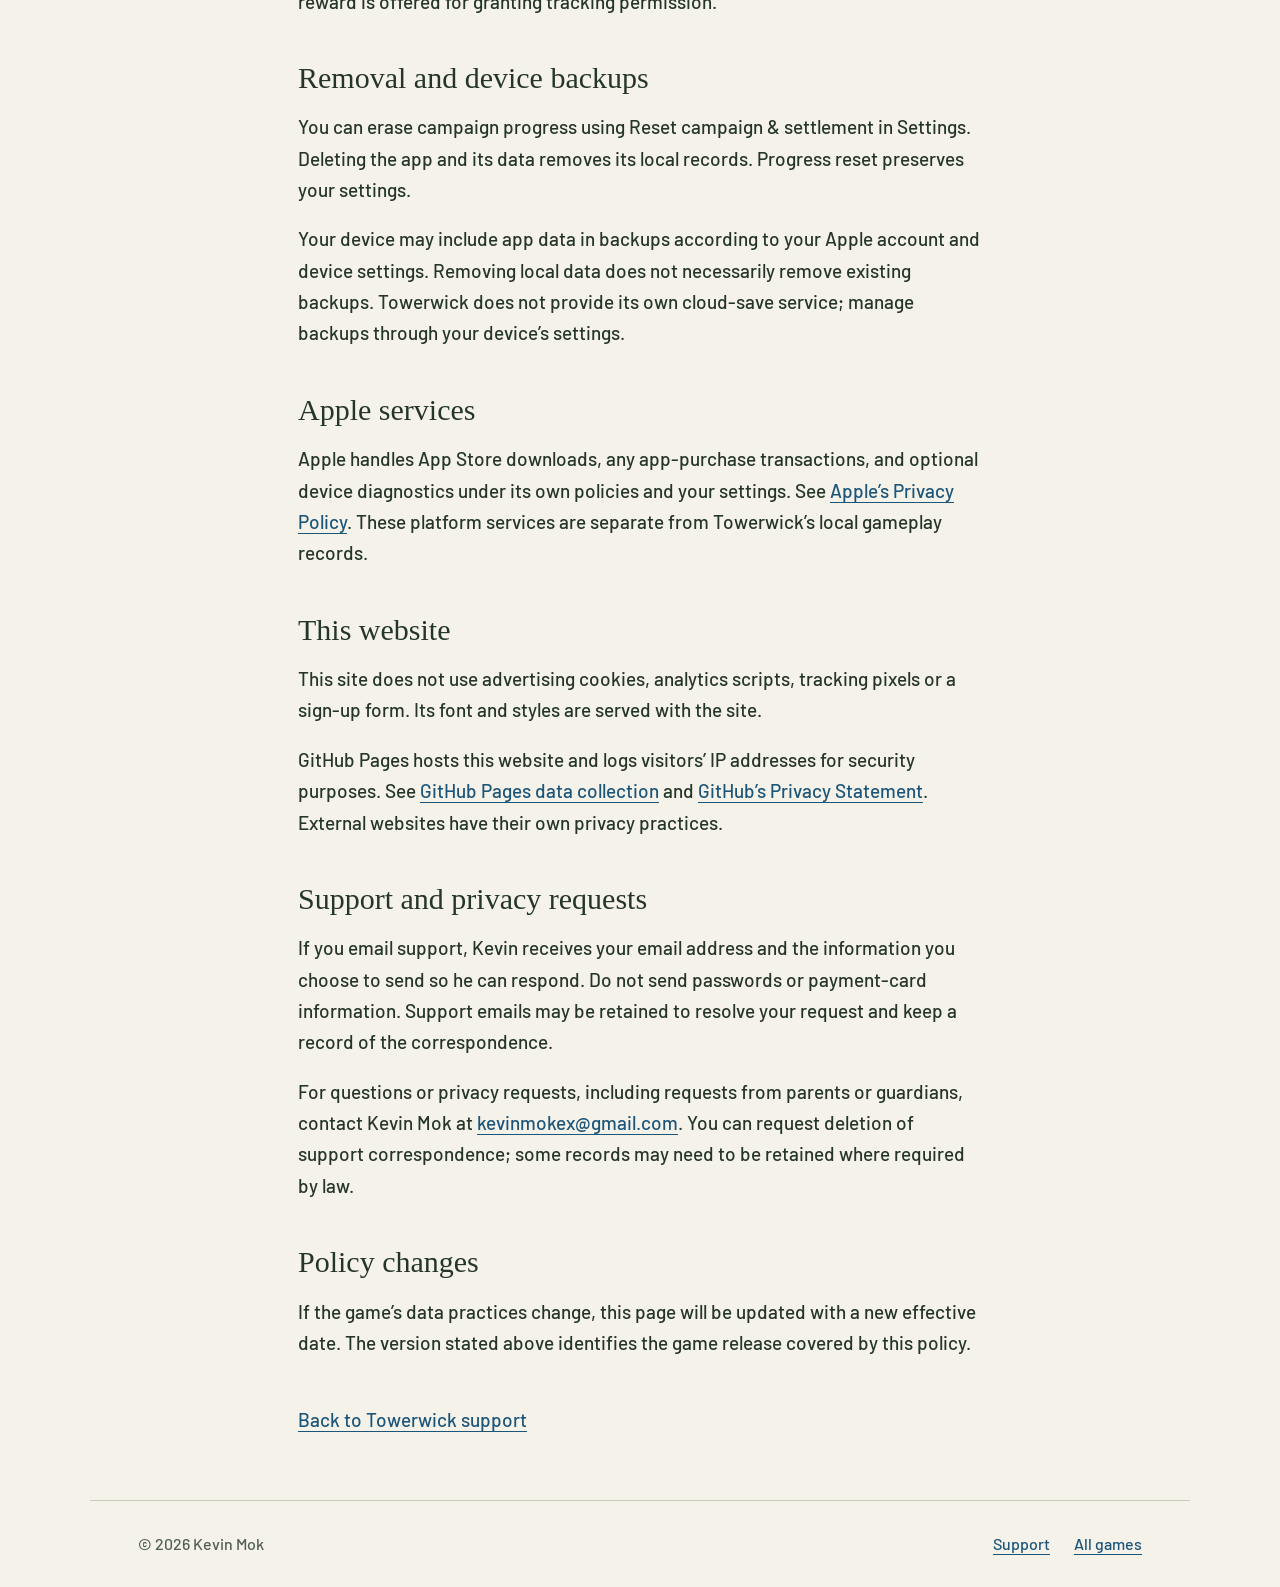
<file: towerwick/privacy.html>
<!doctype html>
<html lang="en"><head>
<meta charset="utf-8"><meta name="viewport" content="width=device-width,initial-scale=1"><meta name="theme-color" content="#f5f2e9">
<title>Towerwick privacy policy — Kevin Mok</title>
<meta name="description" content="Privacy policy for Towerwick: local saves, advertising, privacy choices, Apple services, and support.">
<link rel="canonical" href="https://mightyjuke.github.io/towerwick/privacy.html"><link rel="stylesheet" href="styles.css">
</head><body>
<a class="skip" href="#main">Skip to content</a>
<header><a class="brand" href="./">Towerwick</a><nav aria-label="Main navigation"><a href="./#support">Support</a><a href="/">All games</a></nav></header>
<main id="main">
<h1>Privacy policy</h1>
<p class="date">Effective November 9, 2026 · Applies to the ad-supported update</p>
<p class="lead">Your campaign stays on your device. Towerwick 1.0 plays offline and does not require an account.</p>
<p>Towerwick: Tower Defense is developed by Kevin Mok. This policy covers the ad-supported Towerwick update, this support website, and information you choose to send by email. Earlier ad-free builds do not initialize the advertising SDK described below.</p>
<nav class="jump" aria-label="Policy sections"><a href="#game">Game data</a><a href="#website">This website</a><a href="#contact">Contact</a></nav>
<section id="game"><h2>Data in the game</h2><p>The game stores campaign progress, medals, records, settings and battle checkpoints in its local app storage. It does not send these gameplay records to a developer-operated server or to advertising partners.</p><p>The ad-supported update offers optional rewarded wave continues and occasional ads between completed battles through Google AdMob. It has no account system or production in-app purchases. It does not request access to your contacts, camera, microphone or device location services.</p></section>
<section id="advertising"><h2>Advertising and privacy choices</h2><p>Google AdMob may process your IP address (including approximate location derived from it), device identifiers, ad impressions and interactions, and crash and performance diagnostics to provide, measure and protect advertising. Google may share data with advertising partners according to your choices and its policies. See <a href="https://policies.google.com/privacy">Google’s Privacy Policy</a> and <a href="https://developers.google.com/admob/ios/privacy/data-disclosure">Google’s SDK data disclosure</a>.</p><p>Google’s User Messaging Platform asks for consent or provides opt-out choices where required. You can revisit these through Ad privacy choices in the game’s Settings when the option is available. Withdrawing consent updates future ad requests and clears loaded ads.</p><p>On iOS, Apple’s App Tracking Transparency permission controls access to the advertising identifier (IDFA). You can decline tracking and keep playing. Change permission under Settings &gt; Privacy &amp; Security &gt; Tracking. Towerwick does not retrieve, log or store your IDFA; Google’s SDK can access it only when the operating system permits. We disable Google’s publisher first-party ID feature.</p><p>Campaign play remains available without internet access. Ads need a connection and may be unavailable depending on consent, network access or inventory. No reward is offered for granting tracking permission.</p></section>
<section><h2>Removal and device backups</h2><p>You can erase campaign progress using Reset campaign &amp; settlement in Settings. Deleting the app and its data removes its local records. Progress reset preserves your settings.</p><p>Your device may include app data in backups according to your Apple account and device settings. Removing local data does not necessarily remove existing backups. Towerwick does not provide its own cloud-save service; manage backups through your device’s settings.</p></section>
<section><h2>Apple services</h2><p>Apple handles App Store downloads, any app-purchase transactions, and optional device diagnostics under its own policies and your settings. See <a href="https://www.apple.com/legal/privacy/">Apple’s Privacy Policy</a>. These platform services are separate from Towerwick’s local gameplay records.</p></section>
<section id="website"><h2>This website</h2><p>This site does not use advertising cookies, analytics scripts, tracking pixels or a sign-up form. Its font and styles are served with the site.</p><p>GitHub Pages hosts this website and logs visitors’ IP addresses for security purposes. See <a href="https://docs.github.com/en/pages/getting-started-with-github-pages/what-is-github-pages#data-collection">GitHub Pages data collection</a> and <a href="https://docs.github.com/en/site-policy/privacy-policies/github-general-privacy-statement">GitHub’s Privacy Statement</a>. External websites have their own privacy practices.</p></section>
<section id="contact"><h2>Support and privacy requests</h2><p>If you email support, Kevin receives your email address and the information you choose to send so he can respond. Do not send passwords or payment-card information. Support emails may be retained to resolve your request and keep a record of the correspondence.</p><p>For questions or privacy requests, including requests from parents or guardians, contact Kevin Mok at <a href="mailto:kevinmokex@gmail.com">kevinmokex@gmail.com</a>. You can request deletion of support correspondence; some records may need to be retained where required by law.</p></section>
<section><h2>Policy changes</h2><p>If the game’s data practices change, this page will be updated with a new effective date. The version stated above identifies the game release covered by this policy.</p></section>
<a class="back" href="./">Back to Towerwick support</a>
</main>
<footer><span>© 2026 Kevin Mok</span><nav aria-label="Footer navigation"><a href="./#support">Support</a><a href="/">All games</a></nav></footer>
</body></html>
</file>
<file: squadstorm/styles.css>
@font-face{font-family:Barlow Condensed;src:url("assets/BarlowCondensed-Bold.ttf") format("truetype");font-weight:700;font-style:normal;font-display:swap}
:root{color-scheme:dark;--bg:#0b2038;--text:#f4f8ff;--muted:#bdd0e1;--line:#486781;--accent:#ffac60;--ink:#101f33;--panel:#193652}
*{box-sizing:border-box}html{scroll-behavior:smooth;scroll-padding-top:24px}body{margin:0;background:var(--bg);color:var(--text);font:17px/1.65 system-ui,-apple-system,BlinkMacSystemFont,"Segoe UI",sans-serif}::selection{background:var(--accent);color:var(--ink)}a{color:inherit;text-underline-offset:5px}a:hover{color:var(--accent)}a:focus-visible{outline:3px solid var(--accent);outline-offset:6px}.wrap{max-width:1184px;margin-inline:auto;padding-inline:40px}h1,h2,h3,.brand{font-family:Barlow Condensed,system-ui,sans-serif;font-weight:700}h1,h2,h3,p,figure{margin:0}h1{font-size:clamp(48px,5.8vw,76px);line-height:1.02;letter-spacing:-.02em}h1 span{color:var(--accent)}h2{font-size:clamp(36px,4vw,52px);line-height:1.08}h3{font-size:30px;line-height:1.15}p{max-width:62ch}p+p{margin-top:16px}.lead{font-size:22px;line-height:1.45}.site-header{display:flex;align-items:center;justify-content:space-between;gap:24px;min-height:92px}.brand{display:flex;align-items:center;gap:12px;text-decoration:none;font-size:27px}.brand img{border-radius:8px}.site-header nav,.site-footer nav{display:flex;gap:28px;flex-wrap:wrap}.site-header nav a{font-size:15px;text-decoration:none;padding-block:10px}.campaign img{display:block;width:100%;height:auto;border-radius:16px}.intro{display:grid;grid-template-columns:1.12fr 1fr;gap:60px;padding-block:56px 80px}.intro-copy>p:not(.lead){color:var(--muted)}.intro-copy .availability{color:var(--accent)!important;font-weight:600;margin-top:22px}.button{display:inline-flex;align-items:center;justify-content:center;min-height:52px;padding:13px 24px;background:var(--accent);color:var(--ink);border-radius:12px;font-weight:650;text-decoration:none;margin-top:24px;transition:background .15s ease}.button:hover{background:#ffc38d;color:var(--ink)}.section-heading{display:flex;align-items:end;justify-content:space-between;gap:24px;margin-bottom:32px}.section-heading p{font-size:14px;color:var(--muted)}.shots{display:grid;grid-template-columns:repeat(3,minmax(0,1fr));gap:32px}.shots img{width:100%;height:auto;display:block;border-radius:12px}.shots a{display:block;border-radius:12px}.shots figcaption{padding-top:24px}.shots p{font-size:16px;color:var(--muted);margin-top:12px}.gameplay{padding-bottom:84px}.offline{background:var(--panel)}.offline-inner{display:grid;grid-template-columns:1.12fr 1fr;gap:60px;padding-block:60px}.offline p:not(.lead){color:var(--muted)}.offline a{display:inline-block;color:var(--accent);margin-top:22px}.support{display:flex;align-items:center;justify-content:space-between;gap:48px;padding-block:72px}.support p{max-width:60ch;color:var(--muted);margin-top:18px}.support .button{flex-shrink:0;margin-top:0}.site-footer{display:flex;justify-content:space-between;gap:24px;flex-wrap:wrap;padding-block:26px 32px;border-top:1px solid var(--line);font-size:14px;color:var(--muted)}.skip-link{position:absolute;top:12px;left:16px;z-index:2;padding:10px 16px;background:var(--accent);color:var(--ink);transform:translateY(-160%)}.skip-link:focus{transform:none;color:var(--ink)}.policy-header{border-bottom:1px solid var(--line)}.policy{max-width:820px;padding-block:64px 72px}.policy h1{font-size:clamp(44px,6vw,64px)}.policy .effective{color:var(--muted);margin-top:14px;margin-bottom:28px}.policy h2{font-size:29px;margin-top:34px;margin-bottom:12px}.policy p{max-width:68ch}.policy a{color:var(--accent)}.policy .back-link{display:inline-block;margin-top:42px}
@media(max-width:800px){.wrap{padding-inline:24px}.intro,.offline-inner{gap:32px;grid-template-columns:1fr 1fr}.shots{gap:20px}.section-heading{display:block}.section-heading p{margin-top:12px}.support{align-items:start;flex-direction:column;gap:24px}}
@media(max-width:600px){.wrap{padding-inline:20px}.site-header{min-height:80px;gap:16px}.brand{font-size:23px;gap:9px}.brand img{width:34px;height:34px}.site-header nav{gap:16px}.site-header nav a{font-size:14px}.site-header nav a[href="#gameplay"]{display:none}.campaign img{border-radius:12px}.intro{grid-template-columns:1fr;gap:26px;padding-block:32px 52px}h1{font-size:52px}.lead{font-size:20px}.shots{grid-template-columns:1fr;gap:44px}.shots figure{display:grid;grid-template-columns:minmax(0,1fr) minmax(0,1fr);gap:20px;align-items:center}.shots figcaption{padding-top:0}h3{font-size:27px}.shots p{font-size:15px;line-height:1.55}.gameplay{padding-bottom:52px}.offline-inner{grid-template-columns:1fr;gap:24px;padding-block:44px}.offline-inner h2 br{display:none}.support{padding-block:48px}.site-footer nav{gap:20px}.policy{padding-block:40px 52px}.policy-header .brand{font-size:23px}}
@media(max-width:360px){.wrap{padding-inline:16px}h1{font-size:46px}.site-header nav{gap:12px}.shots figure{gap:16px}h3{font-size:25px}}
@media(prefers-reduced-motion:reduce){html{scroll-behavior:auto}.button{transition:none}}
</file>
<file: stairrushreloaded/styles.css>
@font-face{font-family:Pixelify;src:url('assets/PixelifySans.ttf') format('truetype');font-display:swap;font-weight:400 700}
@font-face{font-family:Barlow;src:url('assets/Barlow-Medium.ttf') format('truetype');font-display:swap;font-weight:500}
:root{color-scheme:dark;--bg:#100d25;--surface:#1b1636;--ink:#fff0fc;--muted:#c8b9db;--pink:#ff85cb;--cyan:#79edf2;--rule:#4b3c64;--gutter:clamp(20px,5vw,72px);scroll-behavior:smooth;scroll-padding-top:28px}
*{box-sizing:border-box}body{margin:0;background:var(--bg);color:var(--ink);font:500 19px/1.55 Barlow,system-ui,sans-serif}::selection{background:var(--pink);color:var(--bg)}html{scrollbar-color:var(--rule) var(--bg)}a{color:inherit;text-underline-offset:5px}a:hover{color:var(--cyan)}a:focus-visible,button:focus-visible{outline:3px solid var(--cyan);outline-offset:6px}img{display:block;max-width:100%;height:auto}button{font:inherit}h1,h2,h3,p,figure{margin:0}h1,h2,h3{font-family:Pixelify,system-ui,sans-serif;font-weight:600;line-height:1.05;text-wrap:balance}h1{font-size:clamp(58px,6.7vw,96px);letter-spacing:-.035em}h2{font-size:clamp(40px,4.3vw,62px);letter-spacing:-.025em}h3{font-size:clamp(32px,3.5vw,48px)}p{max-width:65ch}p+p{margin-top:16px}.wrap{max-width:1280px;margin-inline:auto;padding-inline:var(--gutter)}.skip-link{position:absolute;top:-100px;left:20px;z-index:10;background:var(--ink);color:var(--bg);padding:12px}.skip-link:focus{top:12px}.site-header{display:flex;align-items:center;justify-content:space-between;gap:24px;padding-block:24px}.brand{display:flex;align-items:center;gap:12px;text-decoration:none;font:600 22px/.95 Pixelify,system-ui,sans-serif;flex-shrink:0}.brand img{width:40px;height:40px;border-radius:8px}.brand small{font-size:15px;letter-spacing:.12em;color:var(--pink)}nav{display:flex;align-items:center;gap:28px}.site-header nav a{font-size:16px;text-decoration:none;padding-block:10px}.site-header .nav-download{color:var(--pink)}.nav-download span{margin-left:8px}.hero{padding-top:10px}.campaign{width:100%;border-radius:12px;aspect-ratio:1024/500}.hero-caption{display:flex;justify-content:space-between;gap:16px;padding-top:12px;font-size:14px;color:var(--muted)}.hero-caption a{text-decoration:none;color:var(--cyan)}.intro{display:grid;grid-template-columns:1.1fr 1fr;gap:60px;padding-block:48px 88px;align-items:center}h1 span{color:var(--pink)}.intro-copy>p{color:var(--muted)}.intro-copy .lead{font-size:24px;color:var(--ink);line-height:1.3}.button{display:inline-flex;align-items:center;justify-content:center;gap:22px;min-height:54px;margin-top:26px;padding:14px 22px;background:var(--pink);color:var(--bg);font-weight:600;text-decoration:none;border-radius:8px;transition:background .16s ease}.button:hover{color:var(--bg);background:#ffb2df}.button span{font-size:23px;line-height:1}.realms-section{background:var(--surface);padding-block:80px 32px}.section-intro{display:grid;grid-template-columns:1.1fr 1fr;gap:60px;align-items:end}.section-intro p{color:var(--muted)}.realm-picker{display:flex;gap:0;margin-top:40px;border-bottom:1px solid var(--rule)}.realm-picker a{flex:1;padding:14px 8px;text-align:center;font:500 24px Pixelify,system-ui,sans-serif;text-decoration:none;border-bottom:3px solid transparent}.realm-picker a:hover{background:#251d44}.realm-picker a[aria-selected=true]{color:var(--cyan);border-bottom-color:var(--cyan)}.realm-panel{display:grid;grid-template-columns:1fr 1.1fr;gap:10%;align-items:center;padding-block:44px 36px;scroll-margin-top:28px}.realm-panel[hidden]{display:none}.realm-image{max-width:300px;justify-self:center;width:100%}.realm-image img{border-radius:8px;width:100%;height:auto;box-shadow:0 18px 50px #09071980}.realm-image a{display:block;border-radius:8px}.realm-copy{padding-block:20px}.realm-name{font:500 25px Pixelify,system-ui,sans-serif;color:var(--realm);display:block;margin-bottom:20px}.realm-copy h3{margin-bottom:24px}.realm-copy p{color:var(--muted);max-width:32ch}.realm-copy .mechanic{color:var(--realm);font-size:17px;margin-top:24px}.controls-demo{display:flex;align-items:center;gap:22px;margin-top:36px;padding-top:28px;border-top:1px solid var(--rule)}.controls-demo>span{font-size:32px;color:var(--cyan)}.controls-demo>p{font-size:16px;color:var(--ink);line-height:1.4}.image-note{font-size:13px;color:var(--muted);text-align:center;max-width:none}.pilots{padding-block:88px}.pilot-lineup{display:grid;grid-template-columns:repeat(8,1fr);gap:12px;margin-top:44px}.pilot-lineup figure{text-align:center;min-width:0}.pilot-lineup img{width:100%;image-rendering:pixelated}.pilot-lineup h3{font-size:21px;margin-top:14px;font-weight:500}.pilot-lineup p{font-size:13px;line-height:1.4;margin-top:6px;color:var(--muted)}.pilot-footer{display:grid;grid-template-columns:1.1fr 1fr;gap:60px;margin-top:52px;padding-top:32px;border-top:1px solid var(--rule);color:var(--muted)}.pilot-footer p:first-child{font:500 28px/1.2 Pixelify,system-ui,sans-serif;color:var(--pink)}.pilot-footer p+p{margin:0}.download-section{background:#30203d;padding-block:72px}.download-layout{display:grid;grid-template-columns:200px 1fr;gap:56px;max-width:1000px;align-items:center}.download-layout>img{width:180px;height:180px;border-radius:28px}.download-layout h2+p{margin-top:22px;color:var(--muted)}.download-layout .availability{font-size:14px;max-width:58ch;color:var(--muted);margin-top:20px}.support{padding-block:80px;display:grid;grid-template-columns:1.1fr 1fr;gap:60px;align-items:center}.support h2{font-size:42px}.support p{margin-top:20px;color:var(--muted);max-width:40ch}.support-links{display:grid;gap:8px}.support-links a{display:flex;justify-content:space-between;align-items:center;padding-block:16px;border-bottom:1px solid var(--rule);text-decoration:none}.support-links a span{color:var(--pink)}.site-footer{border-top:1px solid var(--rule);display:flex;justify-content:space-between;gap:24px;padding-block:28px;font-size:14px;color:var(--muted)}.site-footer a{display:inline-block;padding-block:8px}.policy{max-width:920px;padding-top:48px;padding-bottom:72px}.policy h1{font-size:clamp(44px,6vw,72px)}.policy .effective{color:var(--pink);font-size:16px;margin-top:20px;margin-bottom:28px}.policy p,.policy li{color:var(--muted)}.policy h2{font-size:30px;margin-top:42px;margin-bottom:14px}.policy a{color:var(--cyan);overflow-wrap:anywhere}.policy .back-link{display:inline-block;margin-top:44px}.policy-summary{margin-block:28px;padding:24px;background:var(--surface);border-radius:8px}.policy-summary p{color:var(--ink)}.policy-jump{margin-block:28px;gap:10px 24px;flex-wrap:wrap;font-size:16px}.policy li+li{margin-top:10px}
@media(min-width:1600px){.intro{padding-bottom:100px}}
@media(max-width:900px){.intro,.section-intro,.pilot-footer,.support{gap:32px}.pilot-lineup{grid-template-columns:repeat(4,1fr);row-gap:32px}.pilot-lineup img{max-width:150px;margin:auto}.realm-panel{gap:7%}.realm-image{max-width:260px}.download-layout{grid-template-columns:160px 1fr;gap:36px}.download-layout>img{width:150px;height:150px}.site-header nav{gap:20px}}
@media(max-width:600px){body{font-size:18px}.site-header{padding-block:18px;gap:12px}.brand{font-size:19px;gap:8px}.brand small{font-size:13px}.brand img{width:34px;height:34px}.site-header nav{gap:16px}.site-header nav a{font-size:14px}.site-header nav a:first-child{display:none}.campaign{border-radius:8px}.hero{padding-top:4px}.hero-caption{font-size:12px;padding-top:10px}.intro{display:block;padding-block:30px 52px}h1{font-size:64px}.intro-copy{margin-top:28px}.intro-copy .lead{font-size:22px}.intro-copy>p+p{margin-top:12px}.button{font-size:17px;gap:16px;margin-top:22px}.section-intro{display:block}.section-intro p{margin-top:24px}.realms-section{padding-block:48px 24px}.realm-picker{margin-top:28px}.realm-picker a{font-size:19px;padding-inline:3px}.realm-panel{grid-template-columns:1fr;gap:30px;padding-top:32px}.realm-image{max-width:246px}.realm-copy{padding-top:0;max-width:400px}.realm-copy h3{font-size:38px}.realm-copy p{max-width:40ch}.realm-name{margin-bottom:12px}.controls-demo{margin-top:24px;padding-top:20px}.pilots{padding-block:52px}.pilot-lineup{grid-template-columns:repeat(2,1fr);gap:28px 16px;margin-top:32px}.pilot-lineup h3{font-size:22px;margin-top:8px}.pilot-lineup p{font-size:14px}.pilot-footer{display:block;margin-top:36px;padding-top:24px}.pilot-footer p+p{margin-top:16px}.download-section{padding-block:48px}.download-layout{display:block}.download-layout>img{width:88px;height:88px;border-radius:16px;margin-bottom:28px}.download-layout h2{font-size:48px}.support{display:block;padding-block:52px}.support h2{font-size:38px}.support-links{margin-top:28px}.site-footer{flex-wrap:wrap;gap:12px;padding-block:24px}.site-footer nav{gap:24px}.policy{padding-top:30px}.policy-summary{padding:20px}.policy h2{font-size:28px}.policy-jump{gap:4px 20px}}
@media(max-width:360px){.site-header nav{gap:12px}.brand{font-size:17px}.brand img{width:30px;height:30px}h1{font-size:56px}.pilot-lineup{grid-template-columns:repeat(2,1fr)}.pilot-lineup img{max-width:120px}.pilot-lineup h3{font-size:22px}.pilot-lineup p{font-size:14px}.hero-caption{font-size:11px}.button{padding-inline:16px;font-size:16px}.realm-picker a{font-size:18px}}
@media(prefers-reduced-motion:reduce){:root{scroll-behavior:auto}*,*::before,*::after{transition:none!important;animation:none!important}}
@media(min-width:601px) and (max-width:800px){.intro{grid-template-columns:1fr;gap:28px}.intro h1 br{display:none}.intro-copy{max-width:58ch}.section-intro{grid-template-columns:1fr;gap:24px}.support{grid-template-columns:1fr;gap:32px}.realm-panel{gap:28px}.realm-copy h3{font-size:36px}}

.skip-link:hover{color:var(--bg)}

.intro-copy .build-note{font-size:14px;margin-top:14px;color:var(--muted)}
</file>
<file: towerwick/styles.css>
@font-face{font-family:Barlow;src:url('/stairrushreloaded/assets/Barlow-Medium.ttf') format('truetype');font-weight:500;font-display:swap}
:root{color-scheme:light;--paper:#f5f2e9;--ink:#253629;--muted:#526051;--link:#1c557a;--line:#c7cbbd;--gutter:clamp(20px,5vw,48px);scroll-padding-top:24px}
*{box-sizing:border-box}body{margin:0;background:var(--paper);color:var(--ink);font:500 19px/1.65 Barlow,system-ui,sans-serif}::selection{background:#cfdfb3;color:#182c1e}html{scrollbar-color:#788a73 var(--paper)}a{color:var(--link);text-underline-offset:4px;text-decoration-thickness:1px}a:hover{text-decoration-thickness:2px}a:focus-visible,summary:focus-visible{outline:3px solid var(--link);outline-offset:5px}h1,h2,h3{font-family:Georgia,serif;font-weight:400;line-height:1.15;text-wrap:balance}h1{font-size:clamp(42px,7vw,64px);letter-spacing:-.025em;margin:0 0 24px}h2{font-size:30px;margin:44px 0 16px}h3{font-size:23px}p{margin:0 0 18px}li+li{margin-top:10px}main{max-width:780px;margin:auto;padding:48px var(--gutter) 64px}header,footer{max-width:1100px;margin:auto;padding:22px var(--gutter);display:flex;align-items:center;justify-content:space-between;gap:20px}header{border-bottom:1px solid var(--line)}header a{display:inline-block;padding:10px 0}nav{display:flex;flex-wrap:wrap;gap:24px}.brand{color:var(--ink);font-family:Georgia,serif;font-size:24px;text-decoration:none}.lead{font-size:24px;line-height:1.45}.muted,.date,footer{color:var(--muted)}.date{font-size:16px}.contact{display:inline-block;background:#285c44;color:#fff;padding:12px 20px;text-decoration:none;border-radius:8px;min-height:48px}.contact:hover{background:#1d4734}.contact:focus-visible{outline-color:var(--ink)}.contact-note{margin-top:16px;font-size:17px;overflow-wrap:anywhere}section{scroll-margin-top:24px}.jump{margin:30px 0 36px;padding:18px 0;border-block:1px solid var(--line);gap:10px 24px;font-size:17px}details{border-top:1px solid var(--line);padding:18px 0}details:last-of-type{border-bottom:1px solid var(--line)}summary{cursor:pointer;font-size:21px;line-height:1.4;padding:4px 0}details p:first-of-type{margin-top:16px}details p:last-child{margin-bottom:0}footer{border-top:1px solid var(--line);font-size:16px;flex-wrap:wrap}footer a{padding:8px 0}.skip{position:absolute;left:20px;top:-90px;background:var(--ink);color:#fff;padding:12px 18px;z-index:5}.skip:focus{top:12px}.back{display:inline-block;margin-top:28px}li,section p{overflow-wrap:break-word}@media(max-width:520px){header{align-items:flex-start;flex-direction:column;gap:4px}header nav{gap:22px}main{padding-top:34px}h2{font-size:28px}.lead{font-size:22px}footer nav{gap:22px}}@media(prefers-reduced-motion:reduce){*{scroll-behavior:auto}}
</file>
